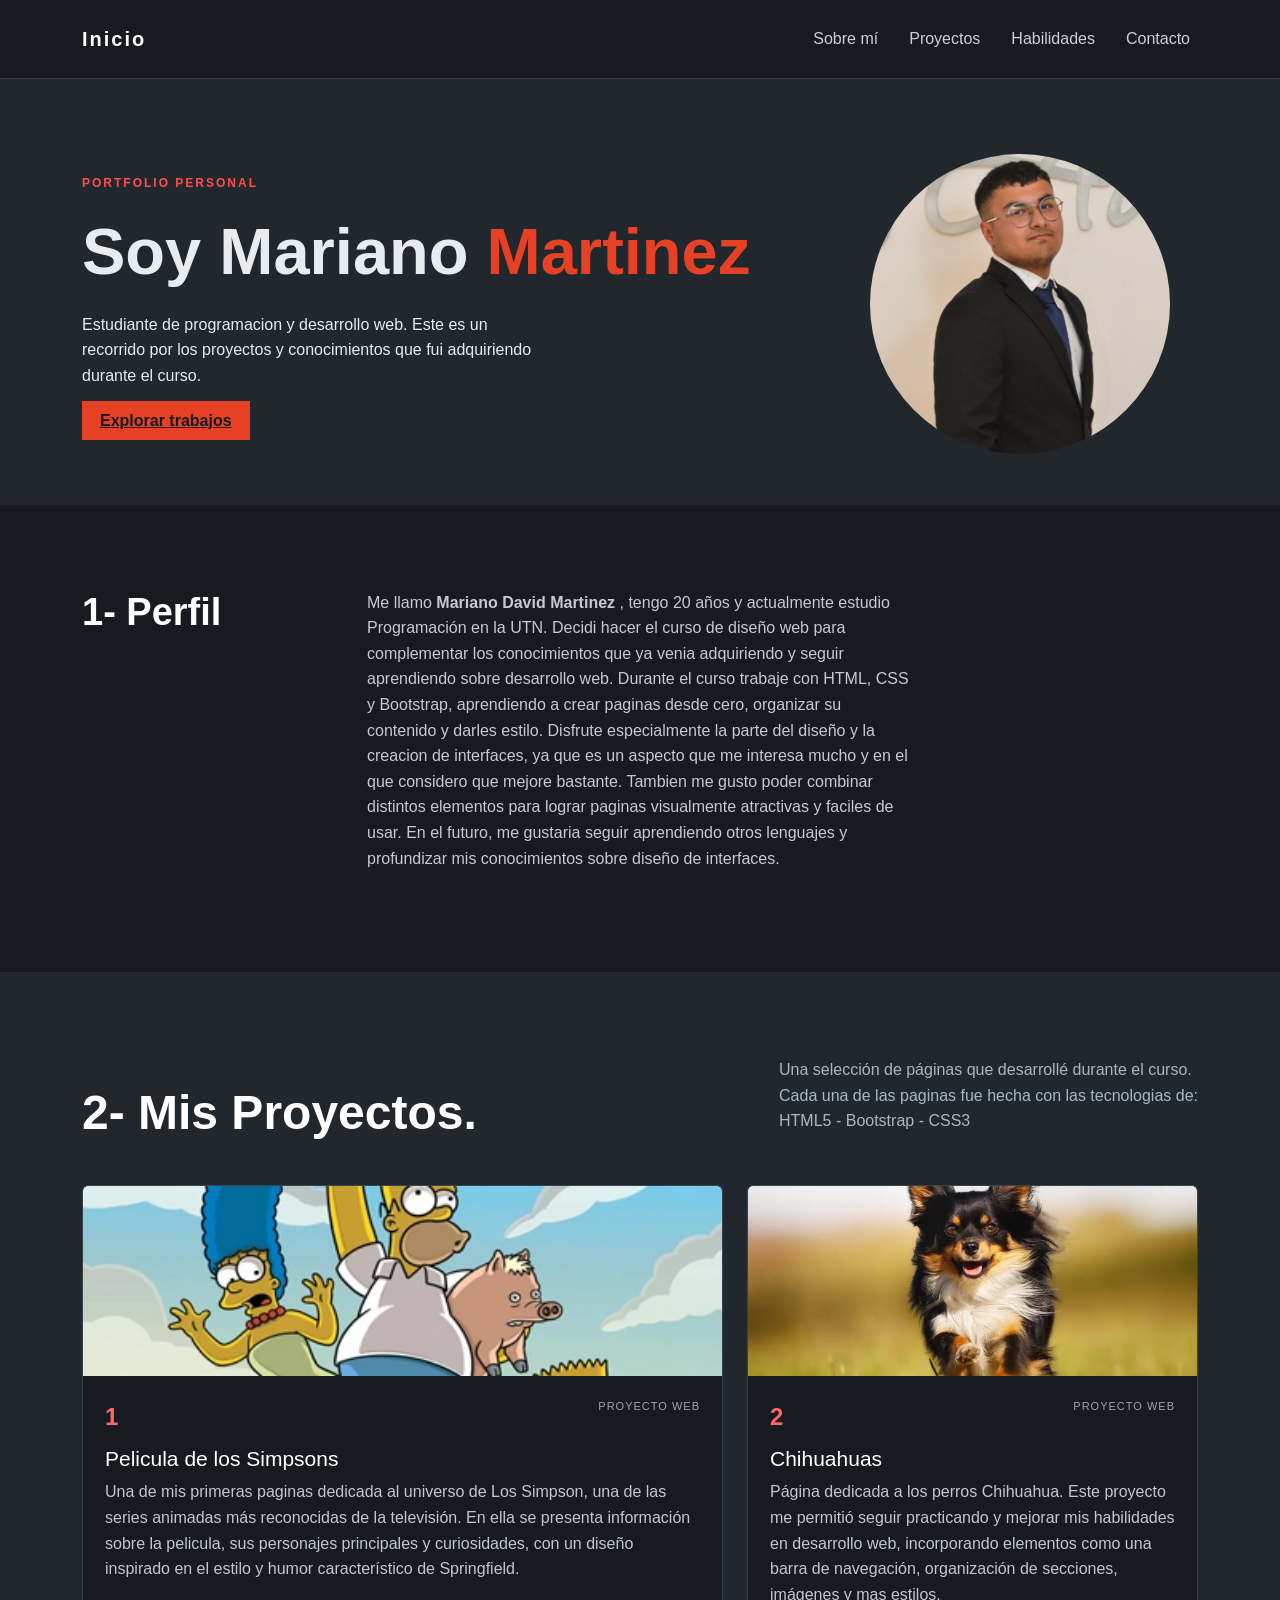
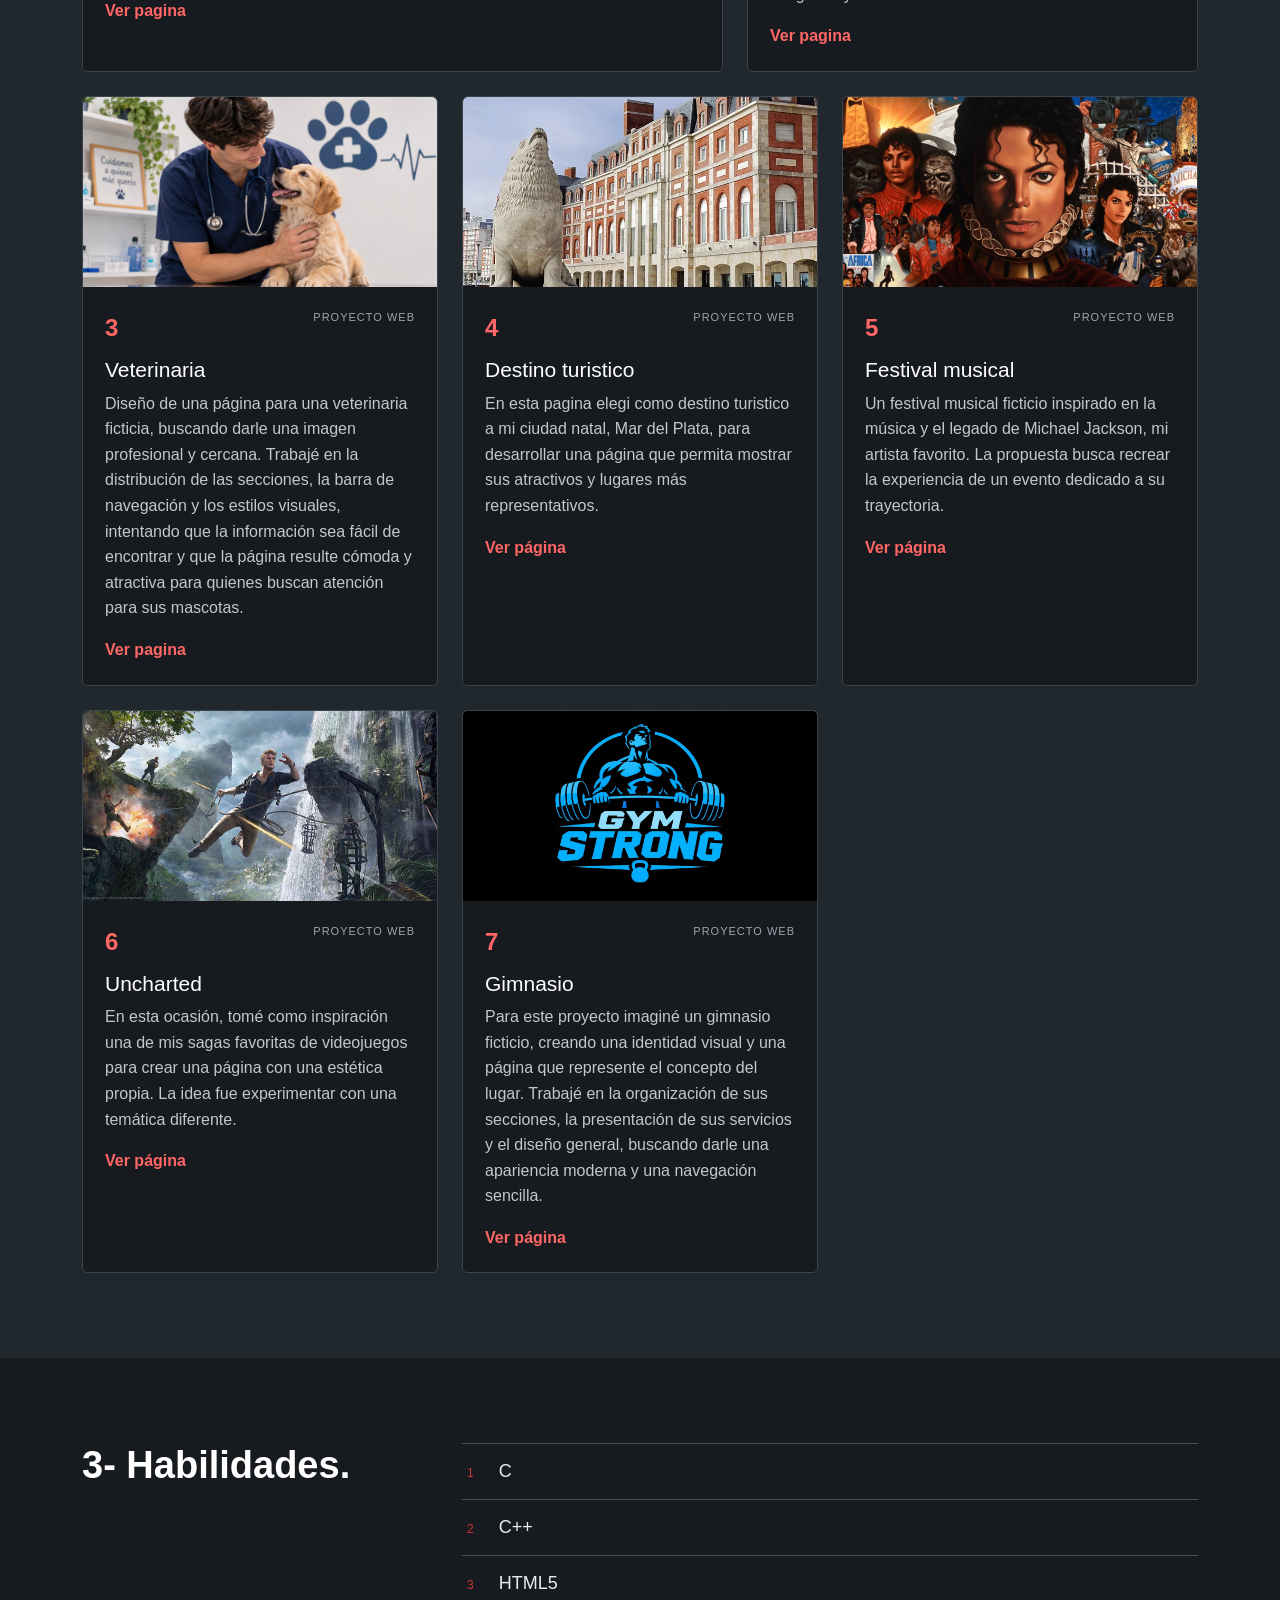
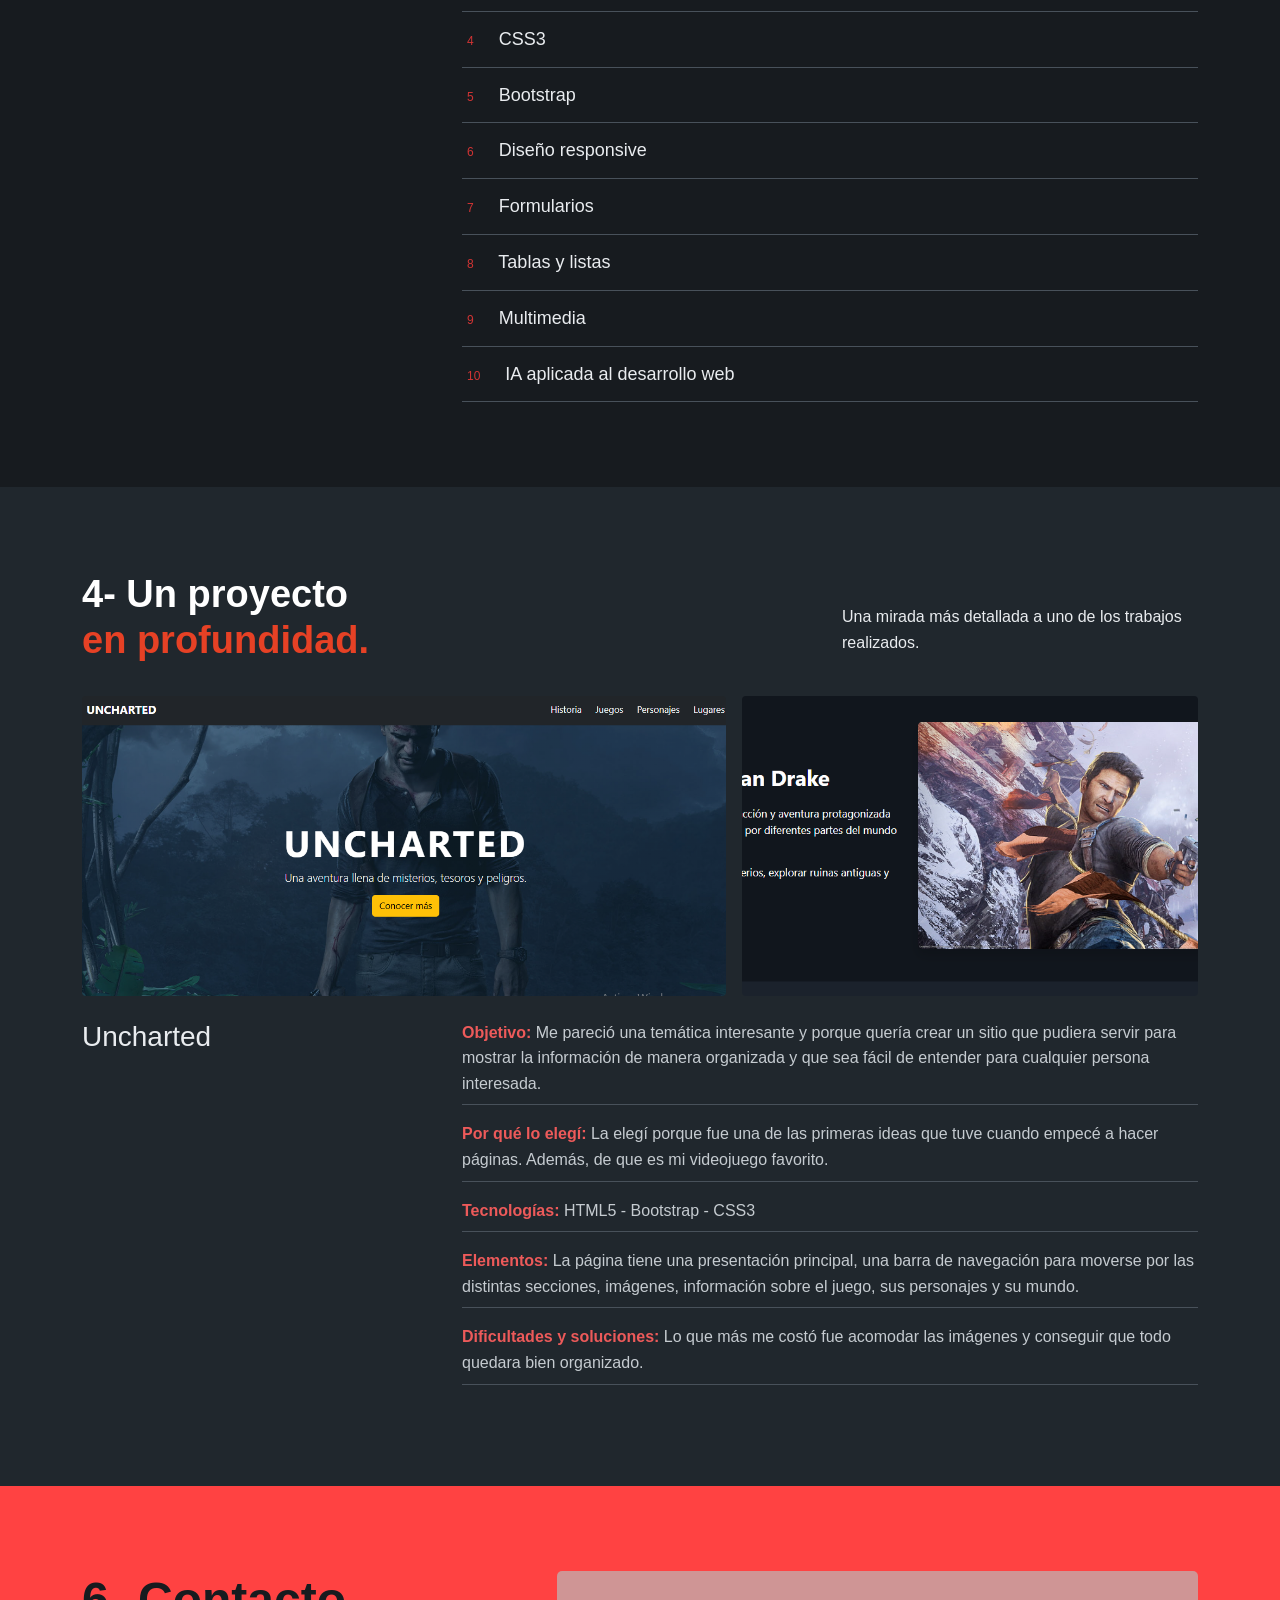
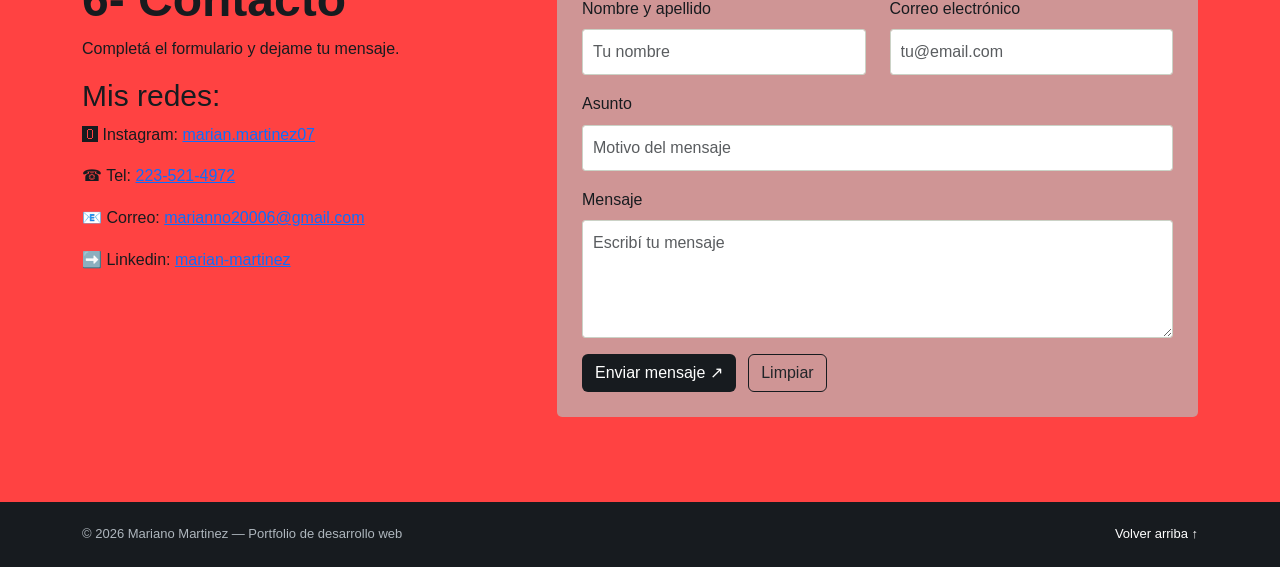
<file: index.html>
<!DOCTYPE html>
<html lang="es">
<head>
<meta charset="UTF-8">
<meta name="viewport" content="width=device-width, initial-scale=1.0">

<title>Portfolio | Diseño web</title>
<link href="https://cdn.jsdelivr.net/npm/bootstrap@5.3.3/dist/css/bootstrap.min.css" rel="stylesheet">
<link rel="stylesheet" href="estilos/estilos.css">
</head>
<body>
<nav class="navbar navbar-expand-lg">
 <div class="container">
  <a class="navbar-brand" href="#inicio">Inicio</a>
  <button class="navbar-toggler" type="button" data-bs-toggle="collapse" data-bs-target="#menu"><span class="navbar-toggler-icon"></span></button>
  <div class="collapse navbar-collapse" id="menu">
   <ul class="navbar-nav ms-auto">
    <li class="nav-item"><a class="nav-link" href="#sobre-mi">Sobre mí</a></li>
    <li class="nav-item"><a class="nav-link" href="#proyectos">Proyectos</a></li>
    <li class="nav-item"><a class="nav-link" href="#habilidades">Habilidades</a></li>
    <li class="nav-item"><a class="nav-link" href="#contacto">Contacto</a></li>
   </ul>
  </div>
 </div>
</nav>

<section id="inicio" class="portada">
 <div class="container">
  <div class="row align-items-center">
   <div class="col-lg-8">
    <p class="mini-titulo">PORTFOLIO PERSONAL</p>
    <h1>Soy Mariano<em> Martinez</em> </h1>
    <p class="presentacion">Estudiante de programacion y desarrollo web. Este es un recorrido por los proyectos y conocimientos que fui adquiriendo durante el curso.</p>
    <a href="#proyectos" class="boton-flecha">Explorar trabajos</a>
   </div>
   <div class="col-lg-4 text-center mt-4 mt-lg-0">
    <img src="img/foto.personal.jpg" class="foto-portada" alt="foto personal">
   </div>
  </div>
  <br>
</section>

<section id="sobre-mi" class="seccion sobre">
 <div class="container">
  <div class="row g-4">
   <div class="col-lg-3"><h2>1- Perfil<br></h2></div>
   <div class="col-lg-6 texto-sobre">
    <p>
     Me llamo <strong>Mariano David Martinez</strong> , tengo 20 años y actualmente estudio Programación en la UTN. Decidi hacer el curso de diseño web para complementar los conocimientos que ya venia adquiriendo y seguir aprendiendo sobre desarrollo web.

Durante el curso trabaje con HTML, CSS y Bootstrap, aprendiendo a crear paginas desde cero, organizar su contenido y darles estilo. Disfrute especialmente la parte del diseño y la creacion de interfaces, ya que es un aspecto que me interesa mucho y en el que considero que mejore bastante. Tambien me gusto poder combinar distintos elementos para lograr paginas visualmente atractivas y faciles de usar.

En el futuro, me gustaria seguir aprendiendo otros lenguajes y profundizar mis conocimientos sobre diseño de interfaces.
 </div>
</section>

<section id="proyectos" class="seccion trabajos">
 <div class="container">
  <div class="cabecera-trabajos">
   <div><h2>2- Mis Proyectos.</h2></div>
   <p>Una selección de páginas que desarrollé durante el curso.<br>
     Cada una de las paginas fue hecha con las tecnologias de:<br>
      HTML5 - Bootstrap - CSS3</p>
  </div>
  <div class="row g-4">
<div class="col-lg-7">
 <article class="card proyecto">
  <img src="img/Simpsons_poster.webp" class="card-img-top" alt="Captura del proyecto 1 (Simpsons)">
  <div class="card-body">
   <div class="d-flex justify-content-between"><span class="numero">1</span><span class="tipo">PROYECTO WEB</span></div>
   <h3 class="card-title">Pelicula de los Simpsons</h3>
   <p class="card-text">Una de mis primeras paginas dedicada al universo de Los Simpson, una de las series animadas más reconocidas de la televisión.
     En ella se presenta información sobre la pelicula, sus personajes principales y curiosidades, con un diseño inspirado en el estilo y humor característico de Springfield.</p>
   <div class="d-flex justify-content-between align-items-center flex-wrap gap-2">
    <a href="Proyectos/Pelicula/PELICULA SIMPSON MEJORADA.HTML" class="enlace-proyecto">Ver pagina</a>
   </div>
  </div>
 </article>
</div>
<div class="col-lg-5">
 <article class="card proyecto">
  <img src="img/chihuahua.jpeg" class="card-img-top" alt="Captura del proyecto 2 (Chihuahua)">
  <div class="card-body">
   <div class="d-flex justify-content-between"><span class="numero">2</span><span class="tipo">PROYECTO WEB</span></div>
   <h3 class="card-title">Chihuahuas</h3>
   <p class="card-text">Página dedicada a los perros Chihuahua. Este proyecto me permitió seguir practicando y mejorar mis habilidades en desarrollo web,
     incorporando elementos como una barra de navegación, organización de secciones, imágenes y mas estilos.</p>
   <div class="d-flex justify-content-between align-items-center flex-wrap gap-2">
    <a href="Proyectos/Perros/perritos chihuahuas.html" class="enlace-proyecto">Ver pagina </a>
   </div>
  </div>
 </article>
</div>
<div class="col-md-6 col-lg-4">
 <article class="card proyecto">
  <img src="img/Veterinario y cachorro en consulta.png" class="card-img-top" alt="Captura del proyecto 3 (Veterinaria)">
  <div class="card-body">
   <div class="d-flex justify-content-between"><span class="numero">3</span><span class="tipo">PROYECTO WEB</span></div>
   <h3 class="card-title">Veterinaria</h3>
   <p class="card-text">Diseño de una página para una veterinaria ficticia, buscando darle una imagen profesional y cercana.
   Trabajé en la distribución de las secciones, la barra de navegación y los estilos visuales, intentando que la información
    sea fácil de encontrar y que la página resulte cómoda y atractiva para quienes buscan atención para sus mascotas.</p>
   <div class="d-flex justify-content-between align-items-center flex-wrap gap-2">
    <a href="Proyectos/veterinaria/VETERINARIA2.html" class="enlace-proyecto">Ver pagina</a>
   </div>
  </div>
 </article>
</div>
<div class="col-md-6 col-lg-4">
 <article class="card proyecto">
  <img src="img/mdp.webp" class="card-img-top" alt="Captura del proyecto 4 (Mar del Plata)">
  <div class="card-body">
   <div class="d-flex justify-content-between"><span class="numero">4</span><span class="tipo">PROYECTO WEB</span></div>
   <h3 class="card-title">Destino turistico</h3>
   <p class="card-text">En esta pagina elegi como destino turistico a mi ciudad natal, Mar del Plata,
     para desarrollar una página que permita mostrar sus atractivos y lugares más representativos.</p>
   <div class="d-flex justify-content-between align-items-center flex-wrap gap-2">
    <a href="Proyectos/Destino turistico/Mar del plata.html" class="enlace-proyecto">Ver página</a>
   </div>
  </div>
 </article>
</div>
<div class="col-md-6 col-lg-4">
 <article class="card proyecto">
  <img src="img/michael.jackson.webp" class="card-img-top" alt="Captura del proyecto 5 (Festival)">
  <div class="card-body">
   <div class="d-flex justify-content-between"><span class="numero">5</span><span class="tipo">PROYECTO WEB</span></div>
   <h3 class="card-title">Festival musical</h3>
   <p class="card-text">Un festival musical ficticio inspirado en la música y el legado de Michael Jackson, 
    mi artista favorito. La propuesta busca recrear la experiencia de un evento dedicado a su trayectoria.</p>
   <div class="d-flex justify-content-between align-items-center flex-wrap gap-2">
    <a href="Proyectos/Festival/Festival.html" class="enlace-proyecto">Ver página</a>
   </div>
  </div>
 </article>
</div>
<div class="col-md-6 col-lg-4">
 <article class="card proyecto">
  <img src="img/uncharted.juego.jpeg" class="card-img-top" alt="Captura del proyecto 6 (Videojuego)">
  <div class="card-body">
   <div class="d-flex justify-content-between"><span class="numero">6</span><span class="tipo">PROYECTO WEB</span></div>
   <h3 class="card-title">Uncharted</h3>
   <p class="card-text">En esta ocasión, tomé como inspiración una de mis sagas favoritas de videojuegos
     para crear una página con una estética propia. La idea fue experimentar con una temática diferente.</p>
   <div class="d-flex justify-content-between align-items-center flex-wrap gap-2">
    <a href="Proyectos/Pagina original uncharted/1erPaginaWeb.Uncharted.html" class="enlace-proyecto">Ver página</a>
   </div>
  </div>
 </article>
</div>
<div class="col-md-6 col-lg-4">
 <article class="card proyecto">
  <img src="img/gym.jpeg" class="card-img-top" alt="Captura del proyecto 7 (Videojuego)">
  <div class="card-body">
   <div class="d-flex justify-content-between"><span class="numero">7</span><span class="tipo">PROYECTO WEB</span></div>
   <h3 class="card-title">Gimnasio</h3>
   <p class="card-text">Para este proyecto imaginé un gimnasio ficticio, creando una identidad visual y 
    una página que represente el concepto del lugar. Trabajé en la organización de sus secciones, la presentación de sus servicios y el diseño general,
     buscando darle una apariencia moderna y una navegación sencilla.</p>
   <div class="d-flex justify-content-between align-items-center flex-wrap gap-2">
    <a href="Proyectos/Gimnasio/gym.html" class="enlace-proyecto">Ver página</a>
   </div>
  </div>
 </article>
</div></div>
 </div>
</section>

<section id="habilidades" class="seccion habilidades">
 <div class="container">
  <div class="row">
   <div class="col-lg-4"><h2>3- Habilidades.</h2></div>
   <div class="col-lg-8"><div class="lista-habilidades">
    <div><span>1</span> C</div><div><span>2</span> C++</div>
     <div><span>3</span> HTML5</div><div><span>4</span> CSS3</div>
    <div><span>5</span> Bootstrap</div><div><span>6</span> Diseño responsive</div>
    <div><span>7</span> Formularios</div><div><span>8</span> Tablas y listas</div>
    <div><span>9</span> Multimedia</div><div><span>10</span> IA aplicada al desarrollo web</div>
   </div></div>
  </div>
 </div>
</section>

<section class="seccion destacado">
 <div class="container">
  <div class="row align-items-end mb-4">
   <div class="col-lg-8"><h2>4- Un proyecto<br><em>en profundidad.</em></h2></div>
   <div class="col-lg-4"><p>Una mirada más detallada a uno de los trabajos realizados.</p></div>
  </div>
  <div class="row g-3">
   <div class="col-lg-7"><img src="img/Captura de pagina.png" class="img-fluid imagen-destacada" alt="Primera captura del proyecto destacado"></div>
   <div class="col-lg-5"><img src="img/2da captura de pagina.png" class="img-fluid imagen-destacada" alt="Segunda captura del proyecto destacado"></div>
  </div>
  <div class="row mt-4">
   <div class="col-lg-4"><h3>Uncharted</h3></div>
   <div class="col-lg-8 detalle">
    <p><strong>Objetivo:</strong> Me pareció una temática interesante y porque quería crear un sitio que pudiera servir para mostrar la información de manera organizada y que sea fácil de entender para cualquier persona interesada.</p>
    <p><strong>Por qué lo elegí:</strong> La elegí porque fue una de las primeras ideas que tuve cuando empecé a hacer páginas. Además, de que es mi videojuego favorito.</p>
    <p><strong>Tecnologías:</strong> HTML5 - Bootstrap - CSS3</p>
    <p><strong>Elementos:</strong> La página tiene una presentación principal, una barra de navegación para moverse por las distintas secciones, imágenes, información sobre el juego, sus personajes y su mundo.</p>
    <p><strong>Dificultades y soluciones:</strong> Lo que más me costó fue acomodar las imágenes y conseguir que todo quedara bien organizado. </p>
   </div>
  </div>
 </div>
</section>

<section id="contacto" class="seccion contacto">
 <div class="container">
  <div class="row">
   <div class="col-lg-5"><h2>6- Contacto</h2><p>Completá el formulario y dejame tu mensaje.
   </p>
  <h3>Mis redes:</h3>
  <p>🅾 Instagram: <a href="https://www.instagram.com/marian.martinez07/">marian.martinez07</a></p>
  <p>☎ Tel: <a href="https://wa.me/5492235214972">223-521-4972</a></p>
  <p>📧 Correo: <a href="mailto:marianno20006@gmail.com">marianno20006@gmail.com</a></p>
  <p>➡️ Linkedin: <a href="https://www.linkedin.com/in/marian-martinez-35793131a">marian-martinez</a></p>
  
  
  </div>
   
   <div class="col-lg-7">
    <form class="formulario">
     <div class="row">
      <div class="col-md-6 mb-3"><label for="nombre" class="form-label">Nombre y apellido</label><input type="text" class="form-control" id="nombre" placeholder="Tu nombre"></div>
      <div class="col-md-6 mb-3"><label for="email" class="form-label">Correo electrónico</label><input type="email" class="form-control" id="email" placeholder="tu@email.com"></div>
     </div>
     <div class="mb-3"><label for="asunto" class="form-label">Asunto</label><input type="text" class="form-control" id="asunto" placeholder="Motivo del mensaje"></div>
     <div class="mb-3"><label for="mensaje" class="form-label">Mensaje</label><textarea class="form-control" id="mensaje" rows="4" placeholder="Escribí tu mensaje"></textarea></div>
     <a href="https://wa.me/5492235214972" class="btn boton-enviar" target="_blank" rel="noopener">Enviar mensaje ↗</a>
     <button type="reset" class="btn boton-limpiar">Limpiar</button>
    </form>
   </div>
  </div>
 </div>
</section>

<footer><div class="container d-flex flex-column flex-md-row justify-content-between">
 <p class="mb-0">© 2026 Mariano Martinez — Portfolio de desarrollo web</p><a href="#inicio">Volver arriba ↑</a>
</div></footer>
<script src="https://cdn.jsdelivr.net/npm/bootstrap@5.3.3/dist/js/bootstrap.bundle.min.js"></script>
</body>
</html>
</file>
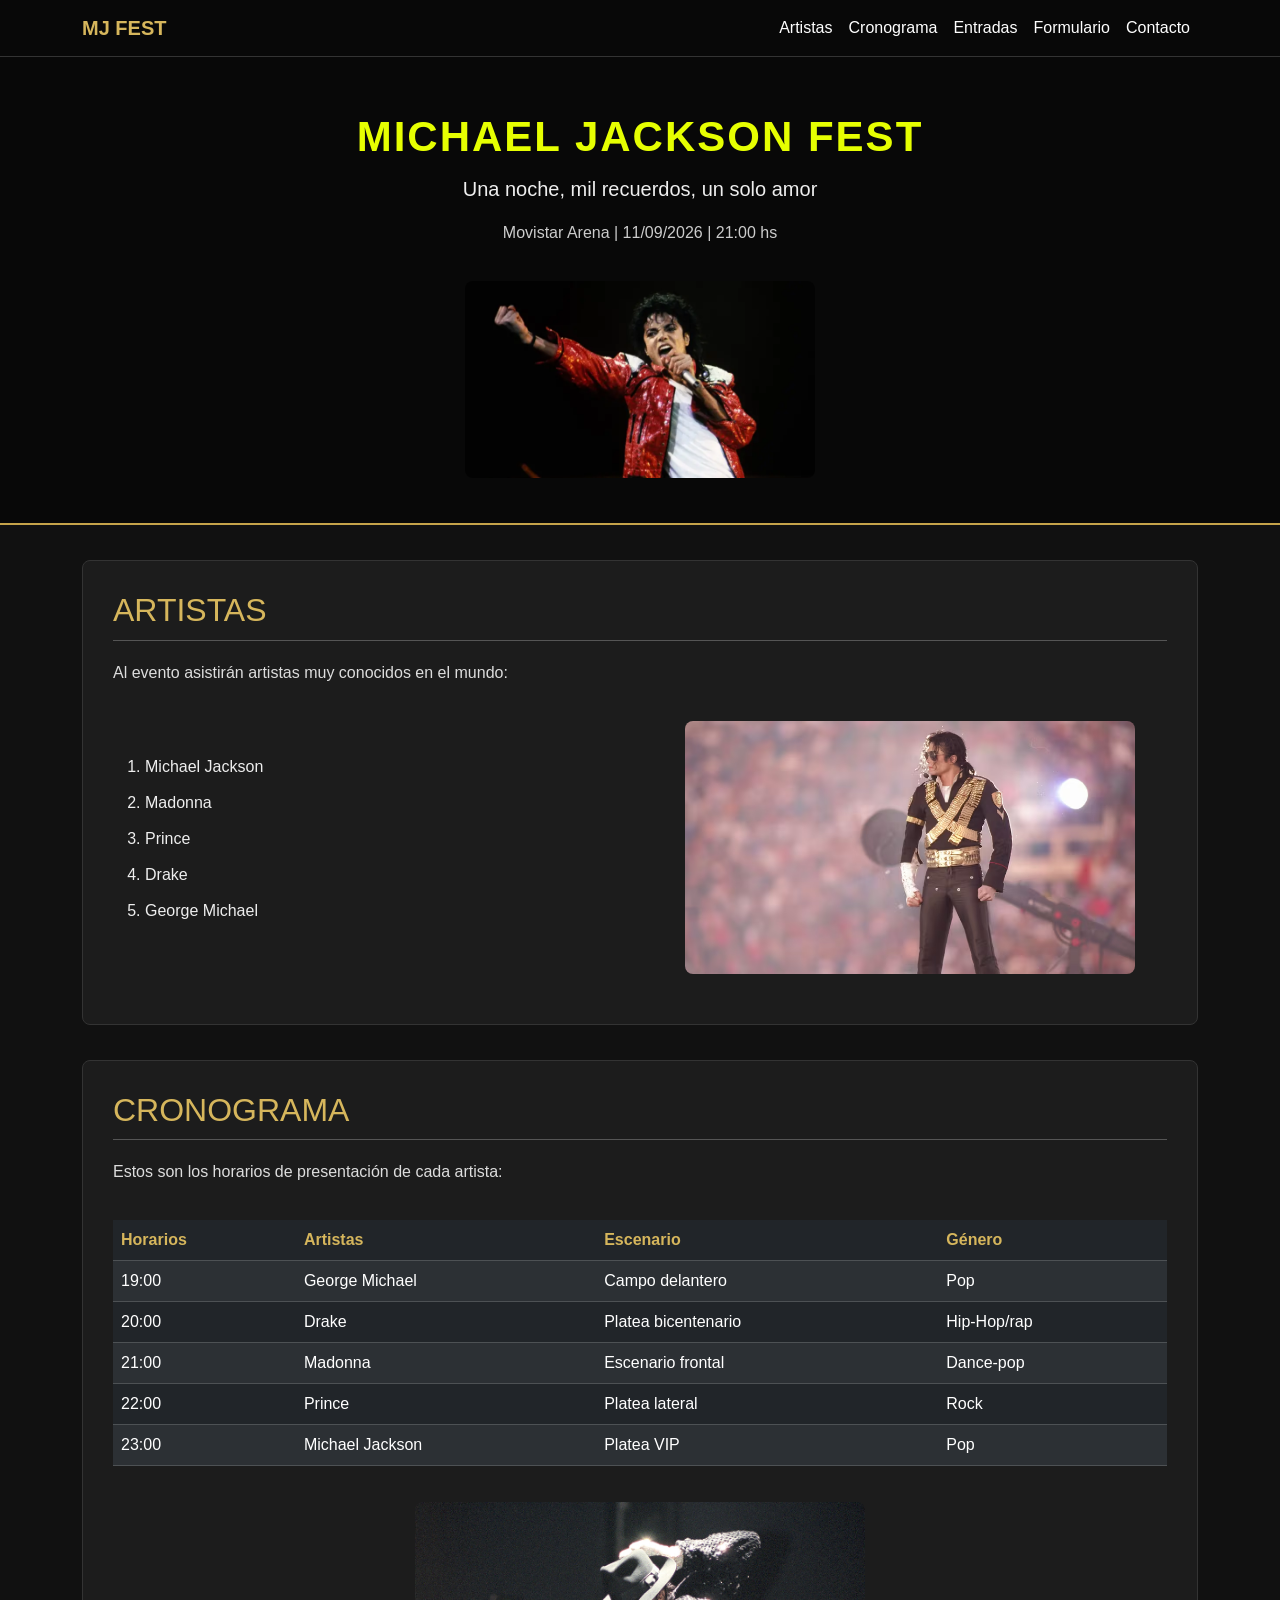
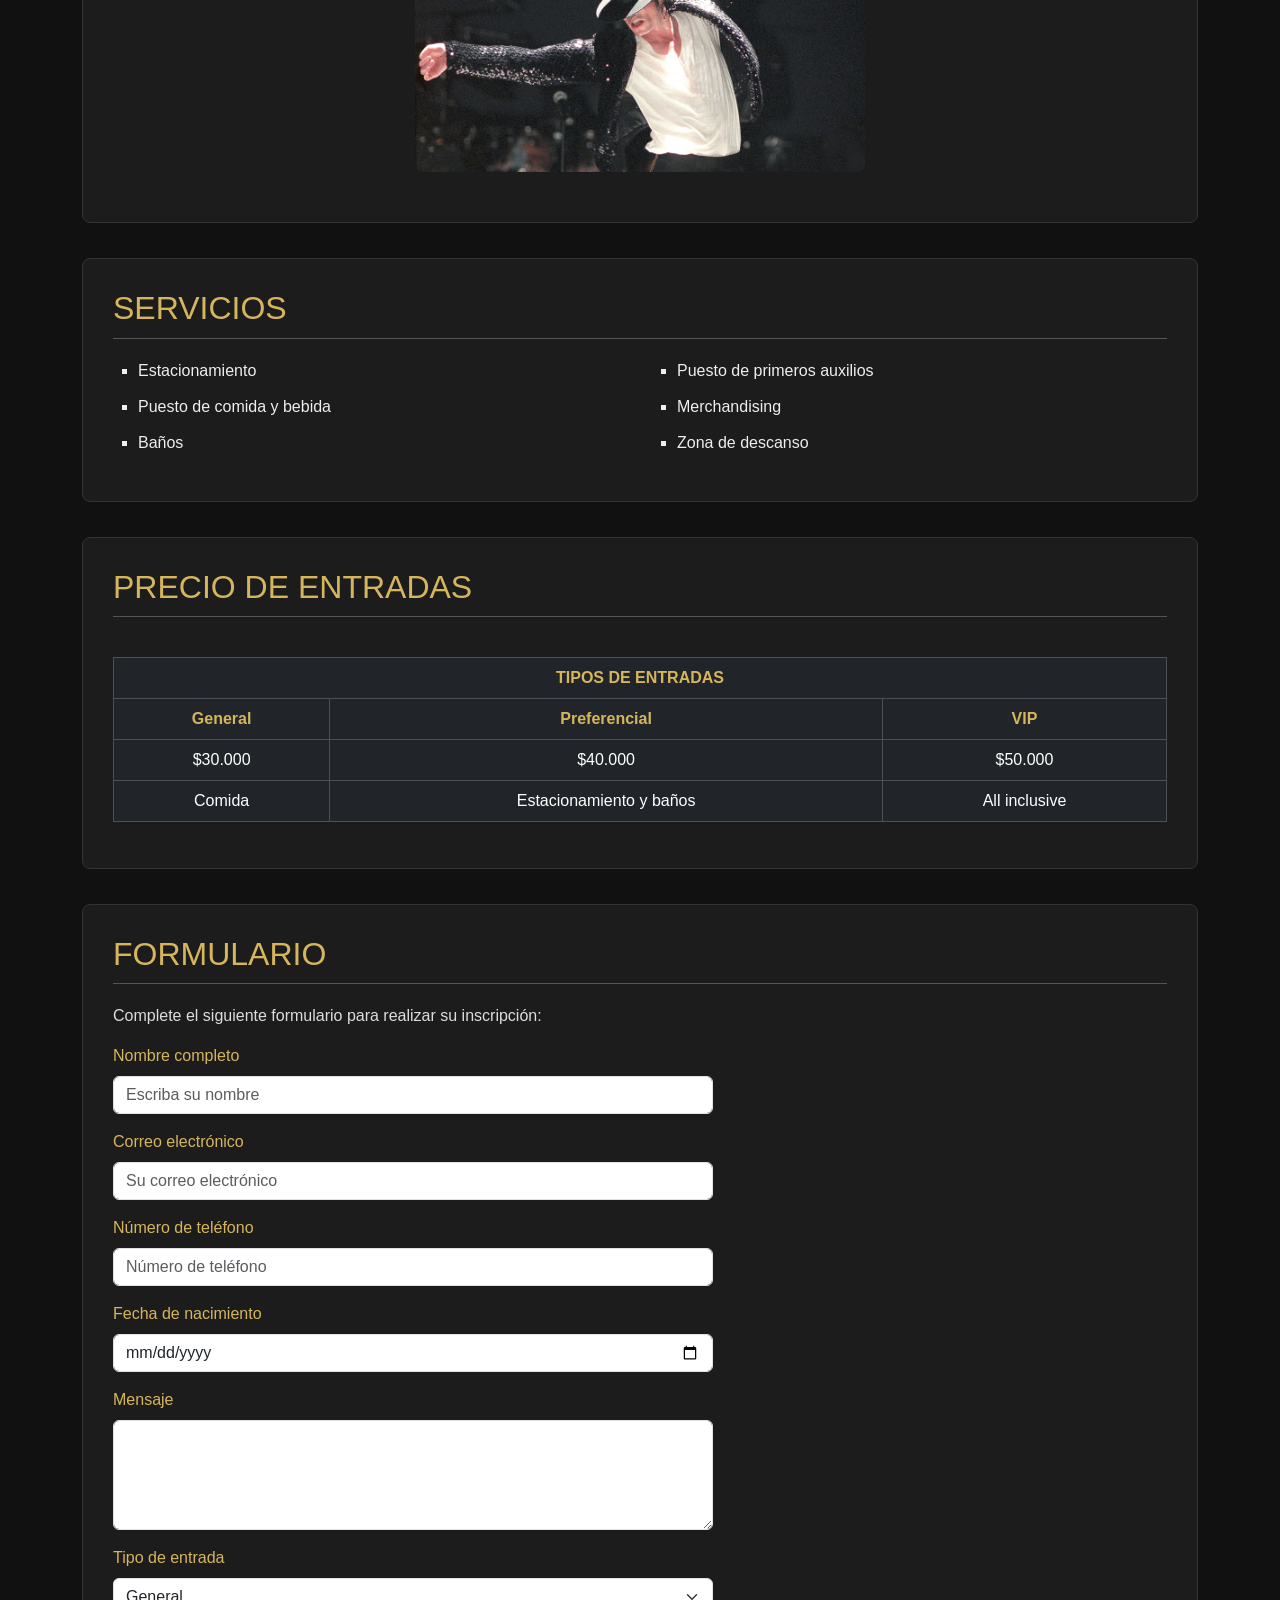
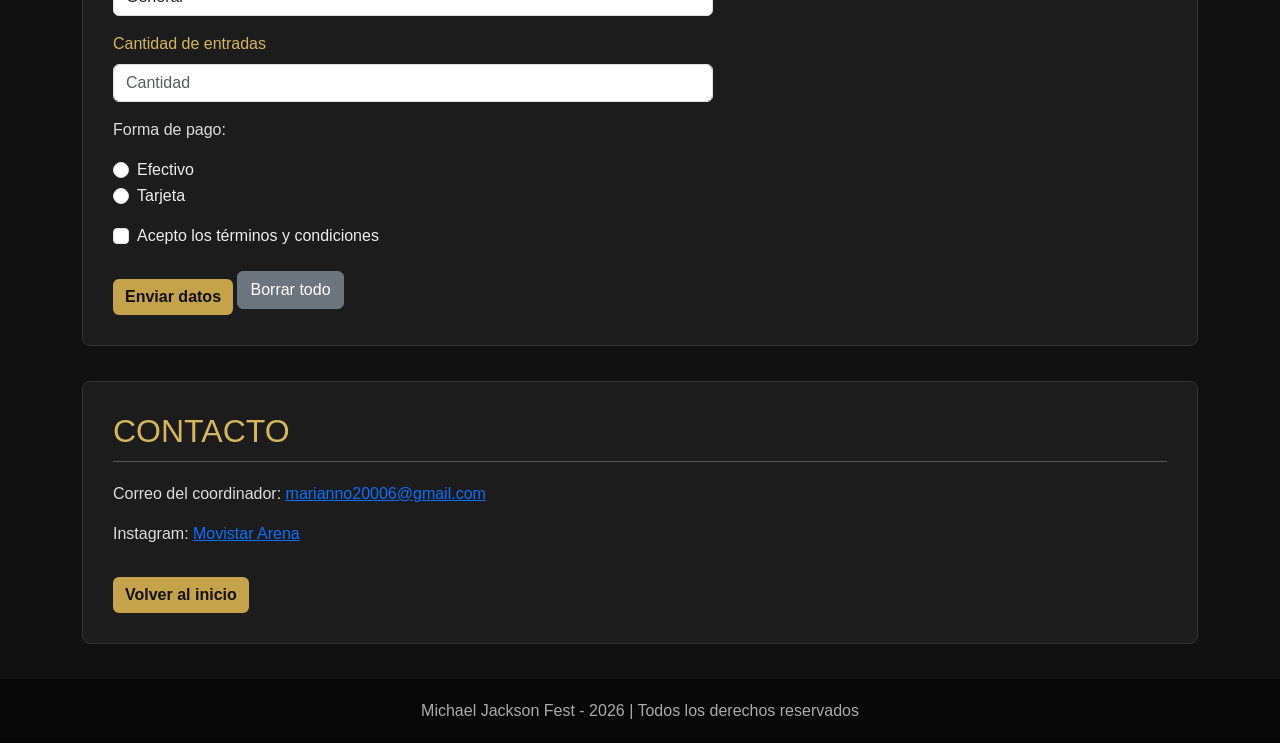
<file: Proyectos/Festival/Festival.html>
<!DOCTYPE html>
<html lang="es">
<head>
    <meta charset="UTF-8">
    <meta name="viewport" content="width=device-width, initial-scale=1.0">
    <title>Festival Michael Jackson</title>
    <link href="https://cdn.jsdelivr.net/npm/bootstrap@5.3.3/dist/css/bootstrap.min.css" rel="stylesheet">
    <link rel="stylesheet" href="style Festival.css">
</head>

<body>

    <header id="INICIO" class="text-center">
        <nav class="navbar navbar-expand-lg navbar-dark">
            <div class="container">
                <a class="navbar-brand" href="#INICIO">MJ FEST</a>

                <button class="navbar-toggler" type="button"
                    data-bs-toggle="collapse" data-bs-target="#menu">
                    <span class="navbar-toggler-icon"></span>
                </button>

                <div class="collapse navbar-collapse" id="menu">
                    <ul class="navbar-nav ms-auto">
                        <li class="nav-item"><a class="nav-link" href="#Artistas">Artistas</a></li>
                        <li class="nav-item"><a class="nav-link" href="#Cronograma">Cronograma</a></li>
                        <li class="nav-item"><a class="nav-link" href="#Entradas">Entradas</a></li>
                        <li class="nav-item"><a class="nav-link" href="#Formulario">Formulario</a></li>
                        <li class="nav-item"><a class="nav-link" href="#Contacto">Contacto</a></li>
                    </ul>
                </div>
            </div>
        </nav>

        <div class="portada container">
            <h1>MICHAEL JACKSON FEST</h1>
            <h2>Una noche, mil recuerdos, un solo amor</h2>

            <p class="fecha">Movistar Arena | 11/09/2026 | 21:00 hs</p>

            <img src="img/imagen2.webp"
                 class="img-fluid portada-img" alt="Michael Jackson">
        </div>
    </header>

    <main class="container">

        <section id="Artistas" class="seccion">
            <h2>ARTISTAS</h2>
            <p>Al evento asistirán artistas muy conocidos en el mundo:</p>

            <div class="row align-items-center">
                <div class="col-md-6">
                    <ol>
                        <li>Michael Jackson </li>
                        <li>Madonna</li>
                        <li>Prince</li>
                        <li>Drake</li>
                        <li>George Michael</li>
                    </ol>
                </div>

                <div class="col-md-6">
                    <img src="img/img3.avif"
                         class="img-fluid imagen-seccion" alt="Artistas del festival">
                </div>
            </div>
        </section>

    
        <section id="Cronograma" class="seccion">
            <h2>CRONOGRAMA</h2>
            <p>Estos son los horarios de presentación de cada artista:</p>

            <div class="table-responsive">
                <table class="table table-dark table-striped table-hover">
                    <thead>
                        <tr>
                            <th>Horarios</th>
                            <th>Artistas</th>
                            <th>Escenario</th>
                            <th>Género</th>
                        </tr>
                    </thead>

                    <body>
                        <tr>
                            <td>19:00</td>
                            <td>George Michael</td>
                            <td>Campo delantero</td>
                            <td>Pop</td>
                        </tr>
                        <tr>
                            <td>20:00</td>
                            <td>Drake</td>
                            <td>Platea bicentenario</td>
                            <td>Hip-Hop/rap</td>
                        </tr>
                        <tr>
                            <td>21:00</td>
                            <td>Madonna</td>
                            <td>Escenario frontal</td>
                            <td>Dance-pop</td>
                        </tr>
                        <tr>
                            <td>22:00</td>
                            <td>Prince</td>
                            <td>Platea lateral</td>
                            <td>Rock</td>
                        </tr>
                        <tr>
                            <td>23:00</td>
                            <td>Michael Jackson</td>
                            <td>Platea VIP</td>
                            <td>Pop</td>
                        </tr>
                    </tbody>
                </table>
            </div>

            <img src="img/img1.jpg"
                 class="img-fluid imagen-seccion" alt="Festival de música">
        </section>

        <section class="seccion">
            <h2>SERVICIOS</h2>
            <div class="row">
                <div class="col-md-6">
                    <ul class="lista-servicios">
                        <li>Estacionamiento</li>
                        <li>Puesto de comida y bebida</li>
                        <li>Baños</li>
                    </ul>
                </div>

                <div class="col-md-6">
                    <ul class="lista-servicios">
                        <li>Puesto de primeros auxilios</li>
                        <li>Merchandising</li>
                        <li>Zona de descanso</li>
                    </ul>
                </div>
            </div>
        </section>

        <section id="Entradas" class="seccion">
            <h2>PRECIO DE ENTRADAS</h2>

            <div class="table-responsive">
                <table class="table table-dark table-bordered text-center">
                    <thead>
                        <tr>
                            <th colspan="3">TIPOS DE ENTRADAS</th>
                        </tr>
                        <tr>
                            <th>General</th>
                            <th>Preferencial</th>
                            <th>VIP</th>
                        </tr>
                    </thead>

                    <tbody>
                        <tr>
                            <td>$30.000</td>
                            <td>$40.000</td>
                            <td>$50.000</td>
                        </tr>
                        <tr>
                            <td>Comida</td>
                            <td>Estacionamiento y baños</td>
                            <td>All inclusive</td>
                        </tr>
                    </tbody>
                </table>
            </div>
        </section>

        <section id="Formulario" class="seccion">
            <h2>FORMULARIO</h2>
            <p>Complete el siguiente formulario para realizar su inscripción:</p>

            <form action="procesar.php" method="get" class="formulario">

                <div class="mb-3">
                    <label class="form-label">Nombre completo</label>
                    <input type="text" class="form-control" name="nombre"
                           placeholder="Escriba su nombre" required>
                </div>

                <div class="mb-3">
                    <label class="form-label">Correo electrónico</label>
                    <input type="email" class="form-control" name="correo"
                           placeholder="Su correo electrónico" required>
                </div>

                <div class="mb-3">
                    <label class="form-label">Número de teléfono</label>
                    <input type="tel" class="form-control" name="telefono"
                           placeholder="Número de teléfono">
                </div>

                <div class="mb-3">
                    <label class="form-label">Fecha de nacimiento</label>
                    <input type="date" class="form-control" name="fecha">
                </div>

                <div class="mb-3">
                    <label class="form-label">Mensaje</label>
                    <textarea class="form-control" name="mensaje"
                              rows="4"></textarea>
                </div>

                <div class="mb-3">
                    <label class="form-label">Tipo de entrada</label>
                    <select class="form-select" name="entrada">
                        <option value="general">General</option>
                        <option value="preferencial">Preferencial</option>
                        <option value="vip">VIP</option>
                    </select>
                </div>

                <div class="mb-3">
                    <label class="form-label">Cantidad de entradas</label>
                    <input type="number" class="form-control" name="cantidad"
                           min="1" placeholder="Cantidad">
                </div>

                <p>Forma de pago:</p>

                <div class="form-check">
                    <input class="form-check-input" type="radio"
                           name="pago" value="efectivo">
                    <label class="form-check-label">Efectivo</label>
                </div>

                <div class="form-check">
                    <input class="form-check-input" type="radio"
                           name="pago" value="tarjeta">
                    <label class="form-check-label">Tarjeta</label>
                </div>

                <div class="form-check mt-3 mb-3">
                    <input class="form-check-input" type="checkbox"
                           name="terminos" required>
                    <label class="form-check-label">Acepto los términos y condiciones</label>
                </div>

                <button type="submit" class="btn btn-dorado">Enviar datos</button>
                <button type="reset" class="btn btn-secondary">Borrar todo</button>

            </form>
        </section>

        <section id="Contacto" class="seccion">
            <h2>CONTACTO</h2>

            <p>
                Correo del coordinador:
                <a href="mailto:marianno20006@gmail.com">
                    marianno20006@gmail.com
                </a>
            </p>

            <p>
                Instagram:
                <a href="https://www.instagram.com/movistararenaar/?hl=es-la">Movistar Arena</a>
            </p>
            <a href="#INICIO" class="btn btn-dorado">Volver al inicio</a>
        </section>

    </main>

    <footer>
        <p>Michael Jackson Fest - 2026 | Todos los derechos reservados</p>
    </footer>
    <script src="https://cdn.jsdelivr.net/npm/bootstrap@5.3.3/dist/js/bootstrap.bundle.min.js"></script>
</body>
</html>
</file>
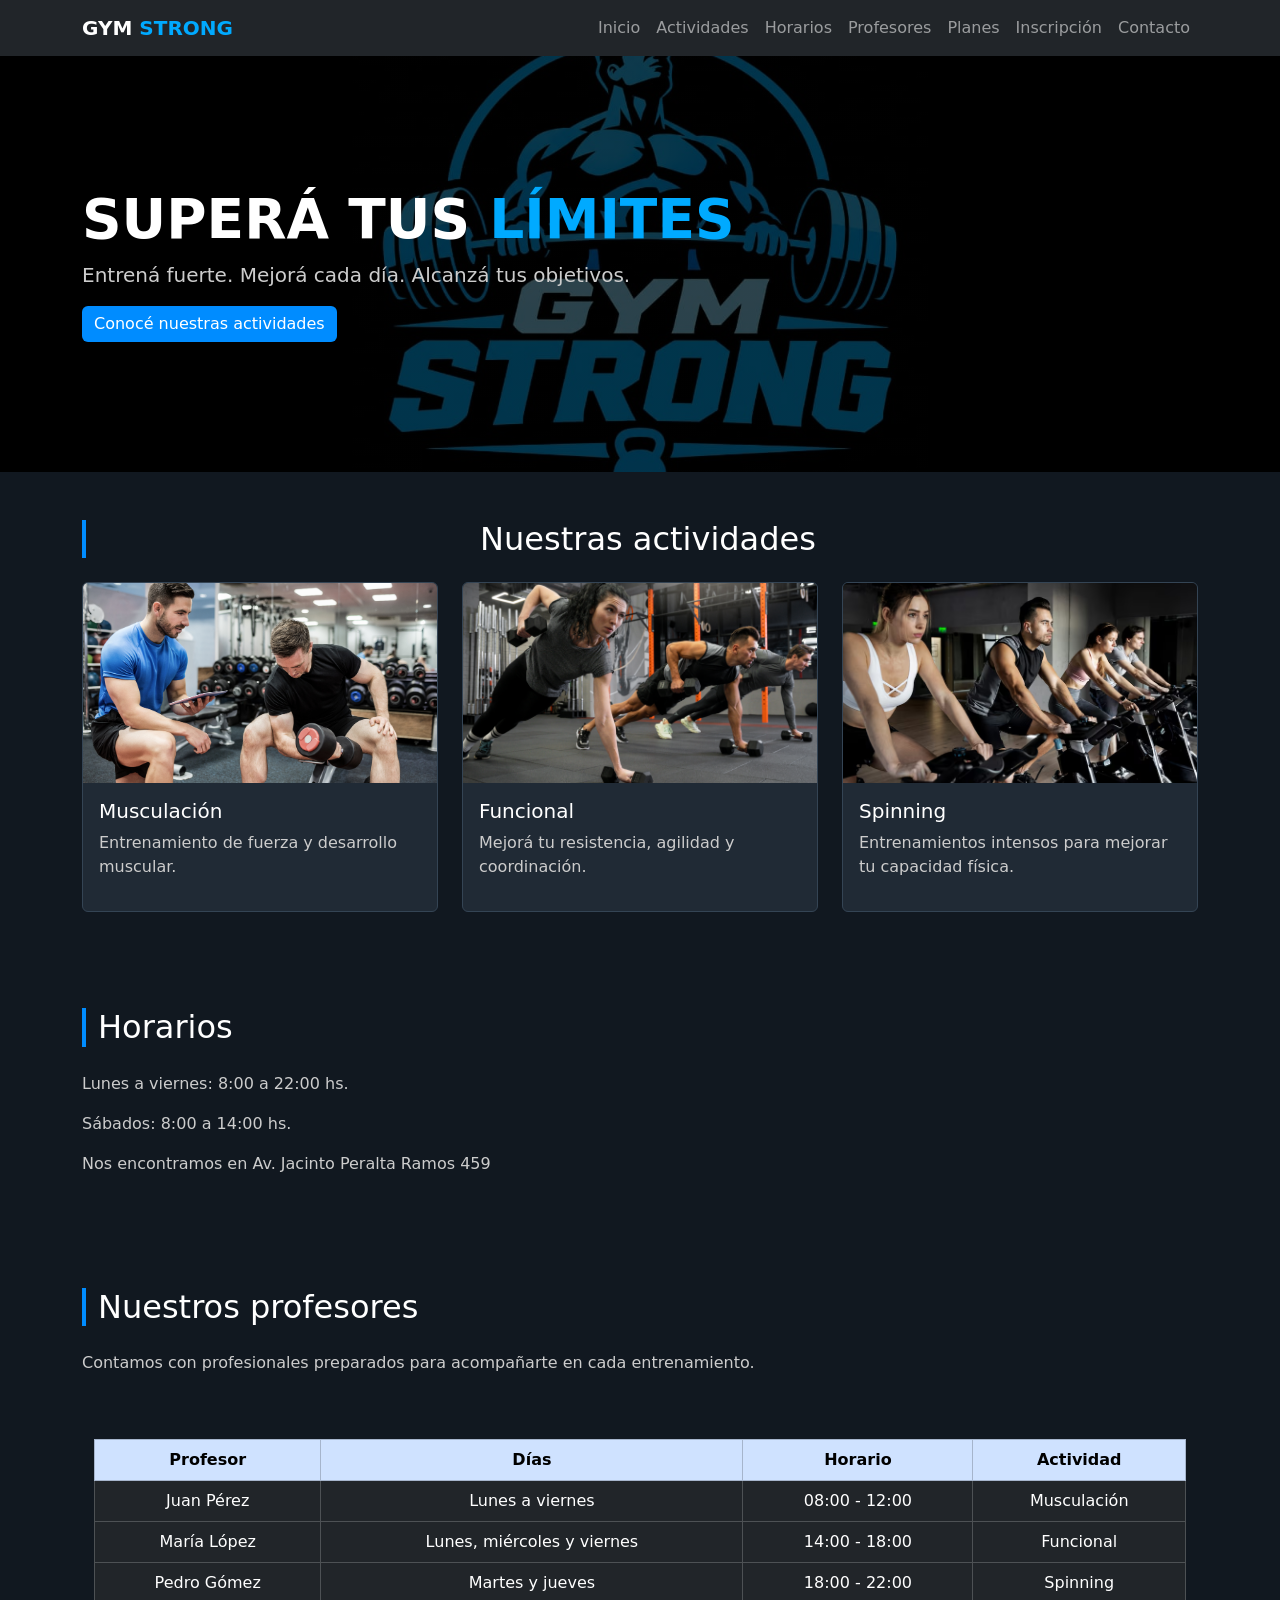
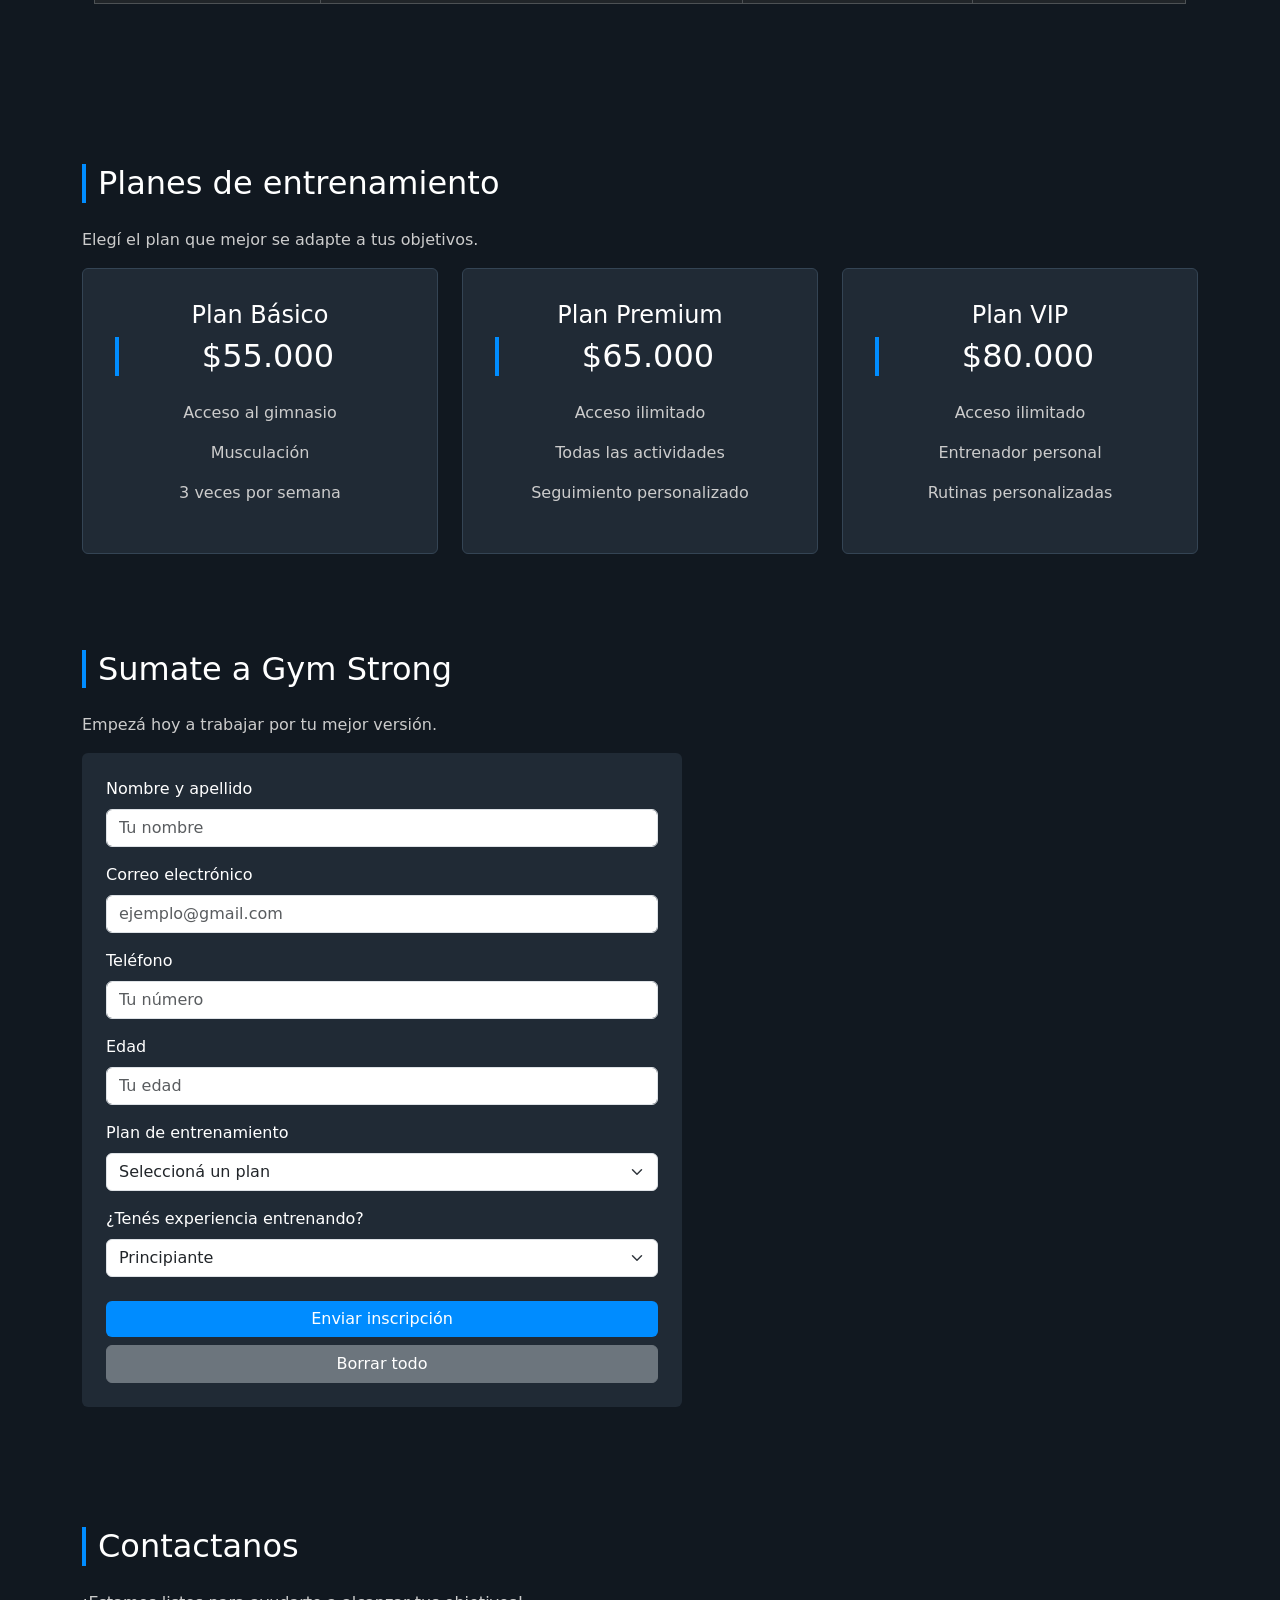
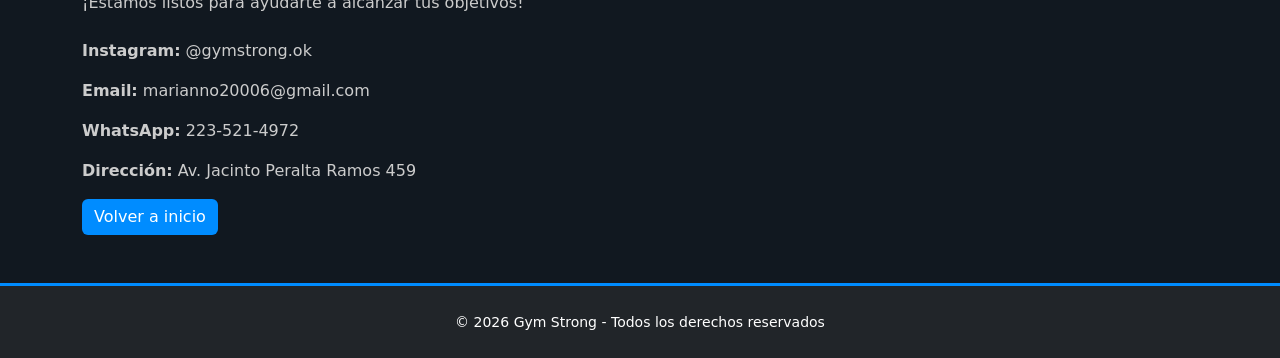
<file: Proyectos/Gimnasio/gym.html>
<!DOCTYPE html>
<html lang="es">
<head>
  <meta charset="UTF-8">
  <meta name="viewport" content="width=device-width, initial-scale=1">
  <title>Gym Strong</title>
  <link href="https://cdn.jsdelivr.net/npm/bootstrap@5.3.3/dist/css/bootstrap.min.css" rel="stylesheet">
  <link rel="stylesheet" href="style.css">
  
</head>
<body>

<nav class="navbar navbar-expand-lg navbar-dark bg-dark">
  <div class="container">
    <a class="navbar-brand fw-bold" href="#inicio">GYM <span>STRONG</span></a>
    <button class="navbar-toggler" data-bs-toggle="collapse" data-bs-target="#menu">
      <span class="navbar-toggler-icon"></span>
    </button>
    <div class="collapse navbar-collapse justify-content-end" id="menu">
      <div class="navbar-nav">
        <a class="nav-link" href="#inicio">Inicio</a>
        <a class="nav-link" href="#actividades">Actividades</a>
        <a class="nav-link" href="#horarios">Horarios</a>
        <a class="nav-link" href="#profesores">Profesores</a>
        <a class="nav-link" href="#planes">Planes</a>
        <a class="nav-link" href="#inscripcion">Inscripción</a>
        <a class="nav-link" href="#contacto">Contacto</a>
      </div>
    </div>
  </div>
</nav>

<header id="inicio" class="hero">
  <div class="container">
    <h1>SUPERÁ TUS <span>LÍMITES</span></h1>
    <p>Entrená fuerte. Mejorá cada día. Alcanzá tus objetivos.</p>
    <a href="#actividades" class="btn btn-primary">Conocé nuestras actividades</a>
  </div>
</header>

<section id="actividades" class="container py-5">
  <h2 class="text-center mb-4">Nuestras actividades</h2>
  <div class="row g-4">
    <div class="col-md-4">
      <div class="card">
        <img src="img/musculacion.jpg" class="card-img-top">
        <div class="card-body">
          <h5>Musculación</h5>
          <p>Entrenamiento de fuerza y desarrollo muscular.</p>
        </div>
      </div>
    </div>
    <div class="col-md-4">
      <div class="card">
        <img src="img/funcional.jpg" class="card-img-top">
        <div class="card-body">
          <h5>Funcional</h5>
          <p>Mejorá tu resistencia, agilidad y coordinación.</p>
        </div>
      </div>
    </div>
    <div class="col-md-4">
      <div class="card">
        <img src="img/spinning.avif" class="card-img-top">
        <div class="card-body">
          <h5>Spinning</h5>
          <p>Entrenamientos intensos para mejorar tu capacidad física.</p>
        </div>
      </div>
    </div>
  </div>
</section>

<section id="horarios" class="container py-5">
  <h2>Horarios</h2>
  <p>Lunes a viernes: 8:00 a 22:00 hs.</p>
  <p>Sábados: 8:00 a 14:00 hs.</p>
  <p>Nos encontramos en Av. Jacinto Peralta Ramos 459</p>
</section>

<section id="profesores" class="container py-5">
  <h2>Nuestros profesores</h2>
  <p>Contamos con profesionales preparados para acompañarte en cada entrenamiento.</p>


<section class="container py-5" id="horarios">
  <div class="table-responsive">
    <table class="table table-dark table-bordered text-center">
      <thead>
        <tr class="table-primary">
          <th>Profesor</th>
          <th>Días</th>
          <th>Horario</th>
          <th>Actividad</th>
        </tr>
      </thead>
      <tbody>
        <tr>
          <td>Juan Pérez</td>
          <td>Lunes a viernes</td>
          <td>08:00 - 12:00</td>
          <td>Musculación</td>
        </tr>
        <tr>
          <td>María López</td>
          <td>Lunes, miércoles y viernes</td>
          <td>14:00 - 18:00</td>
          <td>Funcional</td>
        </tr>
        <tr>
          <td>Pedro Gómez</td>
          <td>Martes y jueves</td>
          <td>18:00 - 22:00</td>
          <td>Spinning</td>
        </tr>
      </tbody>
    </table>
  </div>
</section>

</section>

<section id="planes" class="container py-5">
  <h2>Planes de entrenamiento</h2>
  <p>Elegí el plan que mejor se adapte a tus objetivos.</p>

  <div class="row g-4">

    <div class="col-md-4">
      <div class="card text-center p-3 h-100">
        <div class="card-body">
          <h4>Plan Básico</h4>
          <h2>$55.000</h2>
          <p>Acceso al gimnasio</p>
          <p>Musculación</p>
          <p>3 veces por semana</p>
        </div>
      </div>
    </div>

    <div class="col-md-4">
      <div class="card text-center p-3 h-100">
        <div class="card-body">
          <h4>Plan Premium</h4>
          <h2>$65.000</h2>
          <p>Acceso ilimitado</p>
          <p>Todas las actividades</p>
          <p>Seguimiento personalizado</p>
        </div>
      </div>
    </div>

    <div class="col-md-4">
      <div class="card text-center p-3 h-100">
        <div class="card-body">
          <h4>Plan VIP</h4>
          <h2>$80.000</h2>
          <p>Acceso ilimitado</p>
          <p>Entrenador personal</p>
          <p>Rutinas personalizadas</p>
        </div>
      </div>
    </div>

  </div>
</section>

</section>




<section id="inscripcion" class="container py-5">
  <h2>Sumate a Gym Strong</h2>
  <p>Empezá hoy a trabajar por tu mejor versión.</p>
  <form class="p-4 rounded" style="background:#202a35; max-width:600px;">

    <label class="form-label">Nombre y apellido</label>
    <input type="text" class="form-control mb-3" placeholder="Tu nombre">

    <label class="form-label">Correo electrónico</label>
    <input type="email" class="form-control mb-3" placeholder="ejemplo@gmail.com">

    <label class="form-label">Teléfono</label>
    <input type="tel" class="form-control mb-3" placeholder="Tu número">

    <label class="form-label">Edad</label>
    <input type="number" class="form-control mb-3" placeholder="Tu edad">

    <label class="form-label">Plan de entrenamiento</label>
    <select class="form-select mb-3">
      <option selected disabled>Seleccioná un plan</option>
      <option>Básico</option>
      <option>Premium</option>
      <option>VIP</option>
    </select>

    <label class="form-label">¿Tenés experiencia entrenando?</label>
    <select class="form-select mb-4">
      <option>Principiante</option>
      <option>Intermedio</option>
      <option>Avanzado</option>
    </select>

    <button type="submit" class="btn btn-primary w-100">
      Enviar inscripción
    </button>
    <button type="reset" class="btn btn-secondary w-100 mt-2">
    Borrar todo
    </button>
  </form>
  <br>
</section>


<section id="contacto" class="container py-5">
  <h2>Contactanos</h2>
  <p>¡Estamos listos para ayudarte a alcanzar tus objetivos!</p>

  <div class="mt-4">
    <p><strong>Instagram:</strong> @gymstrong.ok</p>
    <p><strong>Email:</strong> marianno20006@gmail.com</p>
    <p><strong>WhatsApp:</strong> 223-521-4972</p>
    <p><strong>Dirección:</strong> Av. Jacinto Peralta Ramos 459</p>
  </div>

  <a href="#inicio" class="btn btn-primary">
    Volver a inicio
  </a>
</section>

<footer class="bg-dark text-white text-center p-4">
  <small>© 2026 Gym Strong - Todos los derechos reservados</small>
</footer>

<script src="https://cdn.jsdelivr.net/npm/bootstrap@5.3.3/dist/js/bootstrap.bundle.min.js"></script>
</body>
</html>
</file>
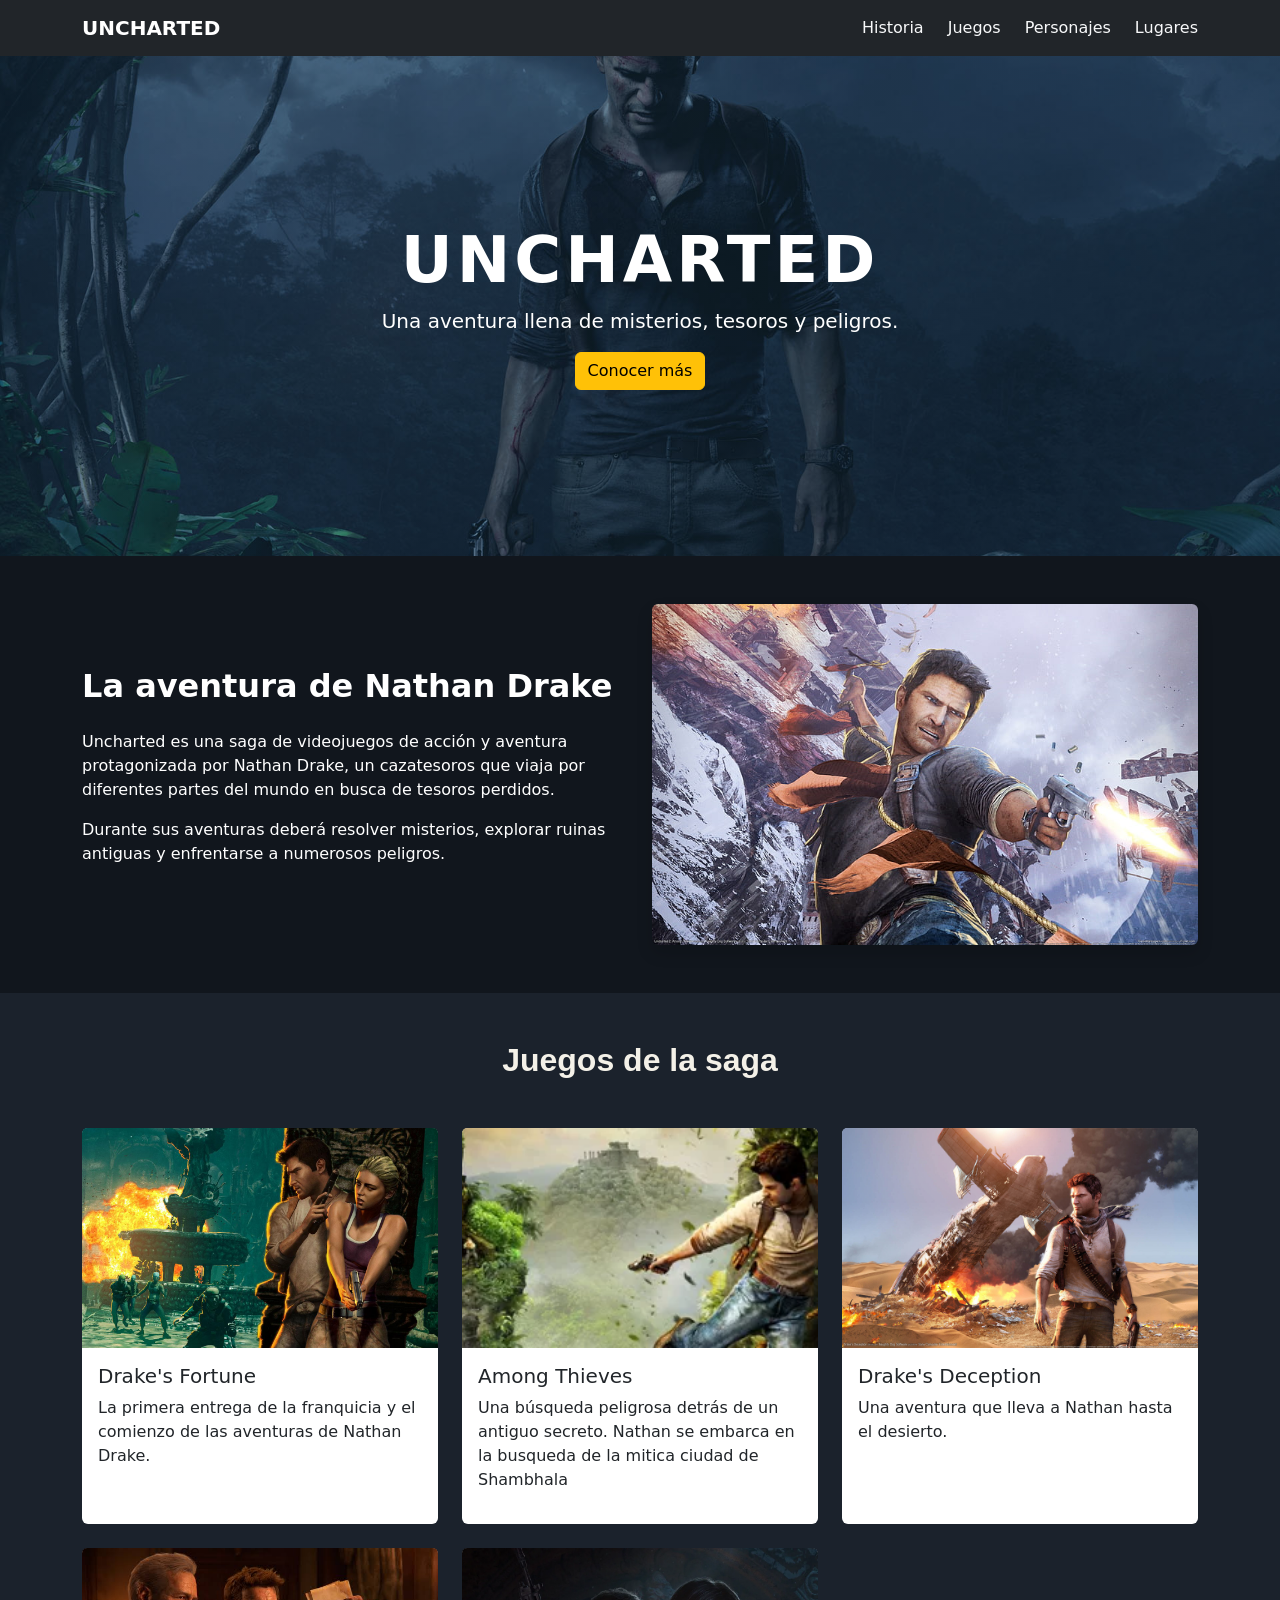
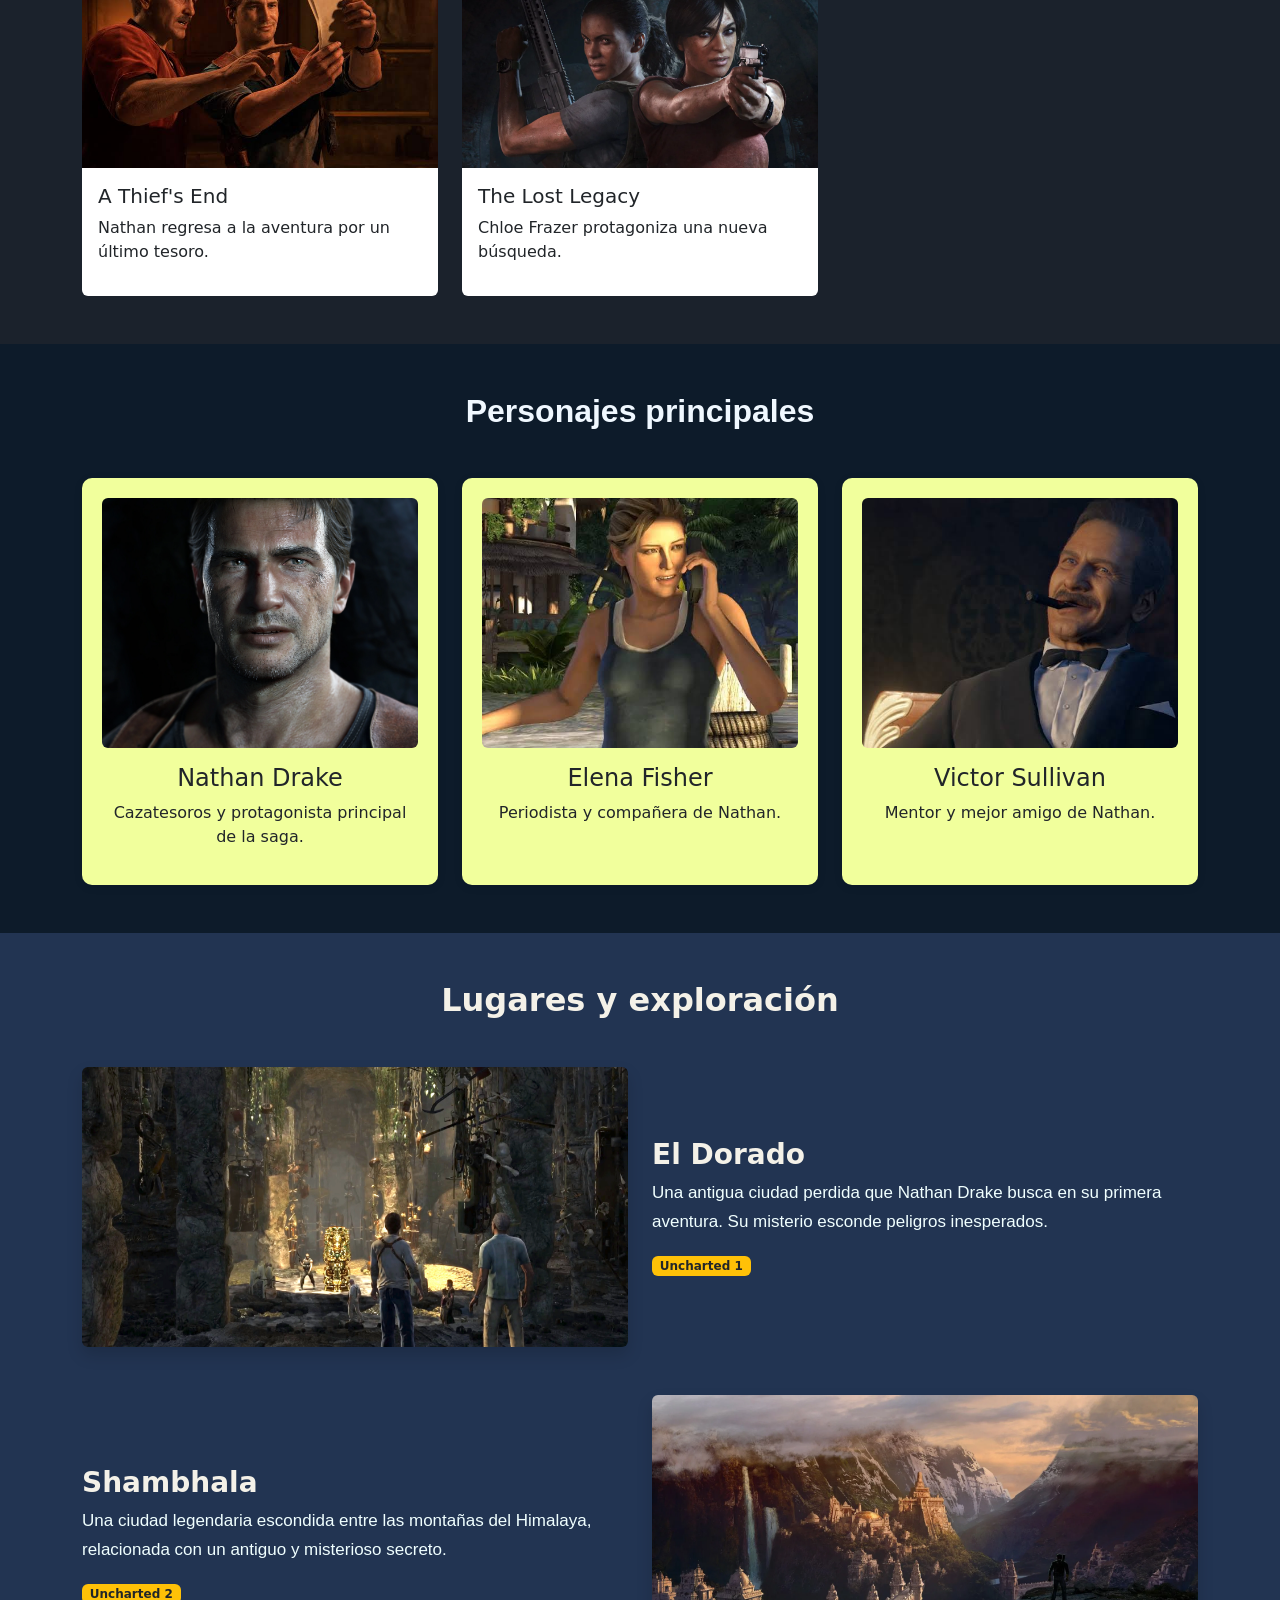
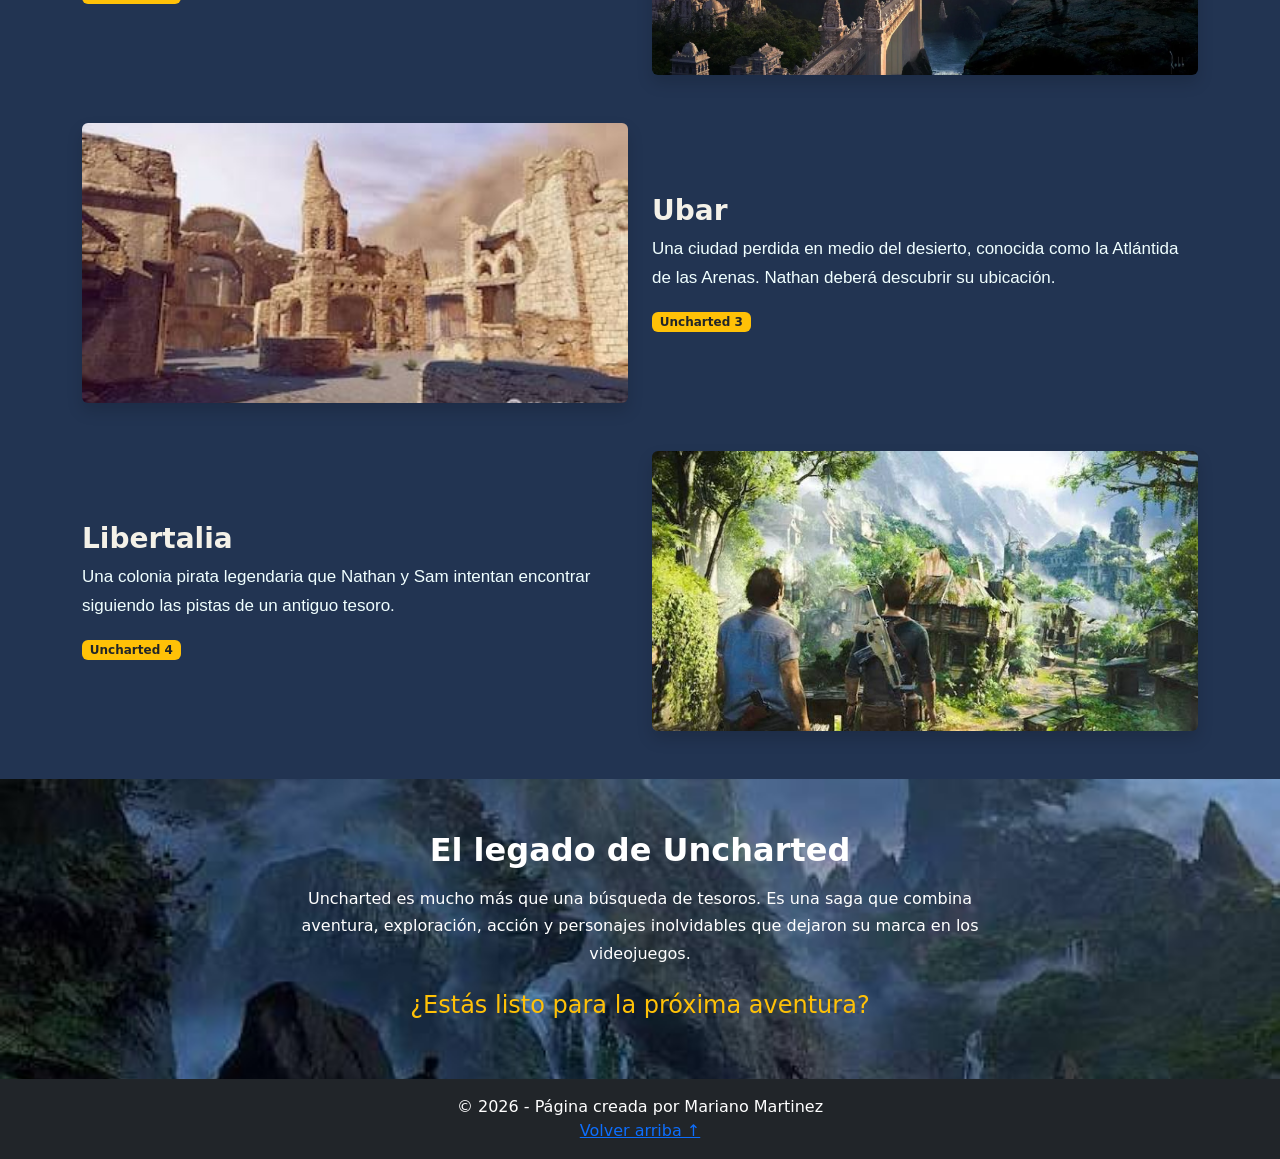
<file: Proyectos/Pagina original uncharted/1erPaginaWeb.Uncharted.html>
<!DOCTYPE html>
<html lang="es">
<head>
    <meta charset="UTF-8">
    <meta name="viewport" content="width=device-width, initial-scale=1.0">
    <title>Uncharted</title>
    <link href="https://cdn.jsdelivr.net/npm/bootstrap@5.3.3/dist/css/bootstrap.min.css" rel="stylesheet">
    <link rel="stylesheet" href="estilos.css">
</head>

<body>

<nav id ="Barra" class="navbar navbar-dark bg-dark">
    <div class="container">
        <a class="navbar-brand fw-bold" href="#inicio">UNCHARTED</a>
        <div class="d-flex gap-4">
            <a class="nav-link d-inline text-light" href="#Historia">Historia</a>
            <a class="nav-link d-inline text-light" href="#juegos">Juegos</a>
            <a class="nav-link d-inline text-light" href="#personajes">Personajes</a>
            <a class="nav-link d-inline text-light" href="#lugares">Lugares</a>
        </div>
    </div>
</nav>

<section id="#Inicio" class="hero text-white text-center">
    <div class="container">
        <h1 class="display-3 fw-bold">UNCHARTED</h1>
        <p class="lead">Una aventura llena de misterios, tesoros y peligros.</p>
        <a href="#Historia" class="btn btn-warning">Conocer más</a>
    </div>
</section>

<section id="Historia" class="historia py-5">
    <div class="container">
        <div class="row align-items-center g-4">

            <div class="col-md-6 text-white">
                <h2 class="fw-bold mb-4">La aventura de Nathan Drake</h2>
                <p>
                    Uncharted es una saga de videojuegos de acción y aventura
                    protagonizada por Nathan Drake, un cazatesoros que viaja
                    por diferentes partes del mundo en busca de tesoros perdidos.
                </p>
                <p>
                    Durante sus aventuras deberá resolver misterios,
                    explorar ruinas antiguas y enfrentarse a numerosos peligros.
                </p>
            </div>

            <div class="col-md-6">
                <img src="img/protagonista.jpg" class="img-fluid rounded shadow"
                     alt="Nathan Drake">
            </div>

        </div>
    </div>
</section>


<section id="juegos" class="juegos py-5">
    <div class="container">
        <h2 class="text-center fw-bold mb-5">Juegos de la saga</h2>

        <div class="row g-4">

            <div class="col-md-4">
                <div class="card h-100">
                    <img src="img/uncharted1.jpg" class="card-img-top">
                    <div class="card-body">
                        <h5>Drake's Fortune</h5>
                        <p>La primera entrega de la franquicia y el comienzo de las aventuras de Nathan Drake.</p>
                    </div>
                </div>
            </div>

            <div class="col-md-4">
                <div class="card h-100">
                    <img src="img/uncharted2.webp" class="card-img-top">
                    <div class="card-body">
                        <h5>Among Thieves</h5>
                        <p>Una búsqueda peligrosa detrás de un antiguo secreto. Nathan se embarca en la busqueda de la mitica ciudad de Shambhala</p>
                    </div>
                </div>
            </div>

            <div class="col-md-4">
                <div class="card h-100">
                    <img src="img/uncharted3.jpg" class="card-img-top">
                    <div class="card-body">
                        <h5>Drake's Deception</h5>
                        <p>Una aventura que lleva a Nathan hasta el desierto.</p>
                    </div>
                </div>
            </div>

            <div class="col-md-4">
                <div class="card h-100">
                    <img src="img/uncharted4.jpeg" class="card-img-top">
                    <div class="card-body">
                        <h5>A Thief's End</h5>
                        <p>Nathan regresa a la aventura por un último tesoro.</p>
                    </div>
                </div>
            </div>

            <div class="col-md-4">
                <div class="card h-100">
                    <img src="img/unchartedLostLegacy.webp" class="card-img-top">
                    <div class="card-body">
                        <h5>The Lost Legacy</h5>
                        <p>Chloe Frazer protagoniza una nueva búsqueda.</p>
                    </div>
                </div>
            </div>

        </div>
    </div>
</section>


<section id="personajes" class="personajes py-5">
    <div class="container">
        <h2 class="text-center mb-5">Personajes principales</h2>

        <div class="row g-4 text-center">

            <div class="col-md-4">
                <div class="personaje">
                    <img src="img/Nathan_Drake.webp" class="img-fluid rounded mb-3" alt="Nathan Drake">
                    <h4>Nathan Drake</h4>
                    <p>Cazatesoros y protagonista principal de la saga.</p>
                </div>
            </div>

            <div class="col-md-4">
                <div class="personaje">
                    <img src="img/elena.jpeg" class="img-fluid rounded mb-3" alt="Elena Fisher">
                    <h4>Elena Fisher</h4>
                    <p>Periodista y compañera de Nathan.</p>
                </div>
            </div>

            <div class="col-md-4">
                <div class="personaje">
                    <img src="img/victorSullivan.jpeg" class="img-fluid rounded mb-3" alt="Victor Sullivan">
                    <h4>Victor Sullivan</h4>
                    <p>Mentor y mejor amigo de Nathan.</p>
                </div>
            </div>

        </div>
    </div>
</section>






<section id="lugares" class="lugares py-5">
    <div class="container">
        <h2 class="text-center mb-5">Lugares y exploración</h2>

        <div class="row align-items-center mb-5 g-4">
            <div class="col-md-6">
                <img src="img/elDorado.webp" class="img-fluid rounded shadow" alt="El Dorado">
            </div>
            <div class="col-md-6">
                <h3>El Dorado</h3>
                <p>Una antigua ciudad perdida que Nathan Drake busca en su primera aventura. Su misterio esconde peligros inesperados.</p>
                <span class="badge bg-warning text-dark">Uncharted 1</span>
            </div>
        </div>

        <div class="row align-items-center mb-5 g-4">
            <div class="col-md-6 order-md-2">
                <img src="img/shambhala.webp" class="img-fluid rounded shadow" alt="Shambhala">
            </div>
            <div class="col-md-6 order-md-1">
                <h3>Shambhala</h3>
                <p>Una ciudad legendaria escondida entre las montañas del Himalaya, relacionada con un antiguo y misterioso secreto.</p>
                <span class="badge bg-warning text-dark">Uncharted 2</span>
            </div>
        </div>

       
        <div class="row align-items-center mb-5 g-4">
            <div class="col-md-6">
                <img src="img/ubar.jpeg" class="img-fluid rounded shadow" alt="Ubar">
            </div>
            <div class="col-md-6">
                <h3>Ubar</h3>
                <p>Una ciudad perdida en medio del desierto, conocida como la Atlántida de las Arenas. Nathan deberá descubrir su ubicación.</p>
                <span class="badge bg-warning text-dark">Uncharted 3</span>
            </div>
        </div>

        <div class="row align-items-center g-4">
            <div class="col-md-6 order-md-2">
                <img src="img/libertalia.jpeg" class="img-fluid rounded shadow" alt="Libertalia">
            </div>
            <div class="col-md-6 order-md-1">
                <h3>Libertalia</h3>
                <p>Una colonia pirata legendaria que Nathan y Sam intentan encontrar siguiendo las pistas de un antiguo tesoro.</p>
                <span class="badge bg-warning text-dark">Uncharted 4</span>
            </div>
        </div>

    </div>
</section>

<section id="legado" class="legado text-white text-center py-5">
    <div class="container">
        <h2 class="fw-bold mb-3">El legado de Uncharted</h2>

        <p class="mx-auto mb-4">
            Uncharted es mucho más que una búsqueda de tesoros.
            Es una saga que combina aventura, exploración, acción
            y personajes inolvidables que dejaron su marca en los videojuegos.
        </p>

        <h4 class="text-warning">¿Estás listo para la próxima aventura?</h4>
    </div>
</section>


<footer class="bg-dark text-white text-center py-3">
    <p class="mb-0">© 2026 - Página creada por Mariano Martinez</p> <a href="#Barra">Volver arriba ↑ </a>
</footer>

</body>
</html>
</file>
<file: estilos/estilos.css>
body {
    font-family: Arial, sans-serif;
    color: #e9ecef;
    background-color: #171b1f;
    line-height: 1.6;
}
html { scroll-behavior: smooth; }
.navbar { background: #171b1f; border-bottom: 1px solid #343a40; padding: 18px 0; }
.navbar-brand { color: white; font-weight: bold; letter-spacing: 2px; }
.navbar-brand span, .cabecera-trabajos h2 span { color: #ED5A5A; }
.nav-link { color: #cbd0d4; margin-left: 15px; }
.nav-link:hover { color: #FF6245 }
.navbar-brand:hover{color: #D13434;}


.portada { padding: 75px 0 25px; background: #20272d; }
.mini-titulo { color: #FF4D4D ; font-size: 12px; font-weight: bold; letter-spacing: 2px; }
.portada h1 { font-size: 65px; font-weight: bold; line-height: 1.05; margin: 25px 0; }
.portada h1 em, .destacado h2 em { color: #E64125; font-style: normal; }
.portada h2 { font-size: 20px; color: #FF4D4D; }
.presentacion {font-family: Verdana, Geneva, Tahoma, sans-serif; max-width: 470px; margin: 20px 0; }
.boton-flecha { color: #171b1f; background: #E64125; padding: 11px 18px; font-weight: bold; }
.boton-flecha span { margin-left: 18px; }
.foto-portada { width: 100%; max-width: 300px; height: 300px; object-fit: cover; border-radius: 150px; }
.foto-nota { color: #ED5A5A; font-size: 11px; letter-spacing: 2px; margin-top: 12px; }
.portada-pie { display: flex; justify-content: space-between; border-top: 1px solid #48515a; margin-top: 50px; padding-top: 15px; color: #aeb6bd; font-size: 11px; }

.seccion { padding: 85px 0; }
.seccion h2 { font-size: 38px; font-weight: bold; color: white; }
.texto-sobre { color: #c5cbd0; }
.nota-lateral { background: #FF6666; color: #171b1f; padding: 22px; margin-top: 25px; font-weight: bold; }
.nota-lateral span { font-size: 28px; }
.trabajos, .destacado { background: #20272d; }
.cabecera-trabajos { display: flex; justify-content: space-between; align-items: end; margin-bottom: 35px; }
.cabecera-trabajos h2 { font-size: 48px; }
.cabecera-trabajos > p { color: #aeb6bd; }

.proyecto { height: 100%; background: #171b1f; color: #e9ecef; border: 1px solid #39434b; border-radius: 5px; overflow: hidden; }
.proyecto .card-img-top { height: 190px; object-fit: cover; background: #343a40; }
.proyecto .card-body { padding: 22px; }
.numero { color: #FF6666 ; font-size: 24px; font-weight: bold; }
.tipo, .tecnologias { color: #9ba6ae; font-size: 11px; letter-spacing: 1px; }
.proyecto .card-title { color: white; font-size: 21px; margin-top: 10px; }
.proyecto .card-text { color: #c1c8ce; }
.enlace-proyecto { color: #FF6666; text-decoration: none; font-weight: bold; }

.lista-habilidades { border-top: 1px solid #48515a; }
.lista-habilidades div { padding: 13px 5px; border-bottom: 1px solid #48515a; font-size: 18px; }
.lista-habilidades span { color: #D13434 ; font-size: 12px; margin-right: 20px; }
.imagen-destacada { width: 100%; height: 300px; object-fit: cover; border-radius: 4px; background: #343a40; }
.detalle { color: #c5cbd0; }
.detalle p { border-bottom: 1px solid #48515a; padding-bottom: 8px; }
.detalle strong { color: #ED5A5A; }

.contacto { background: #FF4242; color: #171b1f ; }
.contacto .mini-titulo { color: black; }
.contacto h2 { color: #171b1f; font-size: 48px; }
.contacto h3{ color: #171b1f; font-size: 30px; font-family:'Trebuchet MS', 'Lucida Sans Unicode', 'Lucida Grande', 'Lucida Sans', Arial, sans-serif}

.formulario { background: #CF9595; color: #171b1f; padding: 25px; border-radius: 5px; }
.form-control { border: 1px solid #cbd2c6; border-radius: 3px; padding: 10px; }
.boton-enviar { background: #171b1f; color: white; }
.boton-enviar:hover { background: #35434d; color: white; }
.boton-limpiar { border: 1px solid #171b1f; margin-left: 8px; }
.contacto small { display: block; margin-top: 10px; }
footer { background: #171b1f; padding: 22px 0; color: #aeb6bd; font-size: 13px; }
footer a { color: white; text-decoration: none; }

@media (max-width: 768px) {

    .portada {
        padding: 50px 15px 25px;
        text-align: center;
    }

    .portada h1 {
        font-size: 38px;
    }

    .presentacion {
        margin: 20px auto;
    }

    .foto-portada {
        max-width: 230px;
        height: 280px;
    }

    .portada-pie {
        flex-direction: column;
        gap: 10px;
        text-align: center;
    }

    .seccion {
        padding: 55px 0;
    }

    .seccion h2,
    .cabecera-trabajos h2 {
        font-size: 32px;
    }

    .cabecera-trabajos {
        flex-direction: column;
        align-items: flex-start;
        gap: 10px;
    }

    .cabecera-trabajos br {
        display: none;
    }

    .proyecto .card-img-top {
        height: 200px;
    }

    .contacto h2 {
        font-size: 36px;
    }

    .formulario {
        padding: 18px;
    }

    .navbar {
        padding: 12px 0;
    }
}
</file>
<file: Proyectos/Festival/style Festival.css>
body {
    background-color: #111111;
    color: #eeeeee;
    font-family: Arial, sans-serif;
    margin: 0;
}

header {
    background-color: #080808;
    border-bottom: 2px solid #c5a34a;
}

.navbar {
    border-bottom: 1px solid #333;
}

.navbar-brand {
    color: #d6b65c !important;
    font-weight: bold;
}

.nav-link {
    color: white !important;
}

.nav-link:hover {
    color: #d6b65c !important;
}

.portada {
    padding-top: 55px;
    padding-bottom: 45px;
}

.portada h1 {
    color: #e6ff01;
    font-size: 42px;
    font-weight: bold;
    letter-spacing: 2px;
}

.portada h2 {
    font-size: 20px;
    margin-top: 15px;
}

.fecha {
    color: #cccccc;
    margin-top: 20px;
}

.portada-img {
    width: 350px;
    max-height: 300px;
    object-fit: cover;
    margin-top: 20px;
    border-radius: 8px;
}

.seccion {
    background-color: #1c1c1c;
    padding: 30px;
    margin-top: 35px;
    margin-bottom: 35px;
    border-radius: 8px;
    border: 1px solid #333;
}

.seccion h2 {
    color: #d6b65c;
    margin-bottom: 20px;
    border-bottom: 1px solid #555;
    padding-bottom: 10px;
}

.seccion p {
    color: #dddddd;
}

.seccion li {
    margin-bottom: 12px;
}

.imagen-seccion {
    width: 100%;
    max-width: 450px;
    display: block;
    margin: 20px auto;
    border-radius: 8px;
}

.table {
    margin-top: 20px;
    vertical-align: middle;
}

.table th {
    color: #d6b65c;
}


.lista-servicios {
    list-style-type: square;
    padding-left: 25px;
}


.btn-dorado {
    background-color: #c5a34a;
    color: #111111;
    border: none;
    margin-top: 15px;
    font-weight: bold;
}

.btn-dorado:hover {
    background-color: #e0c16b;
    color: black;
}

.formulario {
    max-width: 600px;
}

.form-label {
    color: #d6b65c;
}

footer {
    background-color: #080808;
    text-align: center;
    padding: 20px;
}

footer p {
    margin: 0;
    color: #aaaaaa;
}

@media (max-width: 576px) {

    .portada h1 {
        font-size: 29px;
    }

    .portada h2 {
        font-size: 17px;
    }

    .seccion {
        padding: 20px;
    }

    .portada-img {
        width: 90%;
    }

}
</file>
<file: Proyectos/Gimnasio/style.css>
body {
  background: #111820;
  color: white;
}

.navbar-brand span, h1 span {
  color: #00aaff;
}

.hero {
  padding: 130px 0;
  background: linear-gradient(rgba(0,0,0,0.7), rgba(0,0,0,0.7)),
  url("img/logo.jpeg") center/cover;
}

.hero h1 {
  font-size: 55px;
  font-weight: bold;
}

.hero p {
  color: #ccc;
  font-size: 20px;
}

.btn-primary {
  background: #008cff;
  border: none;
}

.card {
  background: #202a35;
  color: white;
  border: 1px solid #344454;
}

.card img {
  height: 200px;
  object-fit: cover;
}

h2 {
  border-left: 4px solid #008cff;
  padding-left: 12px;
  margin-bottom: 25px;
}

section p {
  color: #ccc;
}

footer {
  border-top: 3px solid #008cff;
}

@media (max-width: 768px) {
  .hero {
    text-align: center;
    padding: 70px 15px;
  }

  .hero h1 {
    font-size: 30px;
  }

  .hero p {
    font-size: 16px;
  }

  img {
    max-width: 100%;
  }
}
</file>
<file: Proyectos/Pagina original uncharted/estilos.css>
body {
    background: #f4f1e8;
}
.hero {
    min-height: 500px;
    display: flex;
    align-items: center;
    background:  linear-gradient(
        rgba(15, 40, 55, 0.55),
        rgba(15, 40, 55, 0.55)
    ),
    url("img/imagen.fondo.jpg") center/cover;
}

.nav-link {
    transition: 0.3s;
}

.nav-link:hover {
    color: #C9A45C !important;
    transform:unset;
}

section#Historia {
    background-color: #11161D;
}

.hero h1 {
    letter-spacing: 4px;
}


.juegos {
    background:#1B222C;
    h2{color:#f4f1e8 ;
    font-family:'Franklin Gothic Medium', 'Arial Narrow', Arial, sans-serif;}
}

.card {
    border: 0;
    transition: .2s;
}

.card:hover {
    transform: translateY(-5px);
}

.card img {
    height: 220px;
    object-fit: cover;
}

.personaje {
    background: white;
    padding: 25px;
    border-radius: 10px;
    height: 100%;
    box-shadow: 0 2px 8px rgba(0,0,0,.1);
}

h2 {
    font-weight: bold;
}

.personajes {
    background-color: #0D1B2A;
    h2,h1{color: aliceblue;
    font-family: Arial, Helvetica, sans-serif;}
    }

.personaje {
    background:#F1FF9C;
    padding: 20px;
    border-radius: 10px;
    height: 100%;
    box-shadow: 0 2px 8px rgba(0,0,0,.1);
    transition: .3s;
}

.personaje:hover {
    transform: translateY(-5px);
}

.personaje img {
    width: 100%;
    height: 250px;
    object-fit: cover;
}

.lugares {
    background-color:#223452;
    p{color: azure;
    font-family:sans-serif;}
}

.lugares h2 {
    color: #f4f1e8;
}

.lugares h3 {
    color: #f4f1e8;
    font-weight: bold;
}

.lugares p {
    font-size: 17px;
    line-height: 1.7;
}

.lugares img {
    width: 100%;
    height: 280px;
    object-fit: cover;
}

.legado {
    background: url("img/fondo.jpeg") center/cover;
    min-height: 300px;
    display: flex;
    align-items: center;
}

.legado p {
    max-width: 700px;
    line-height: 1.7;
}
</file>
